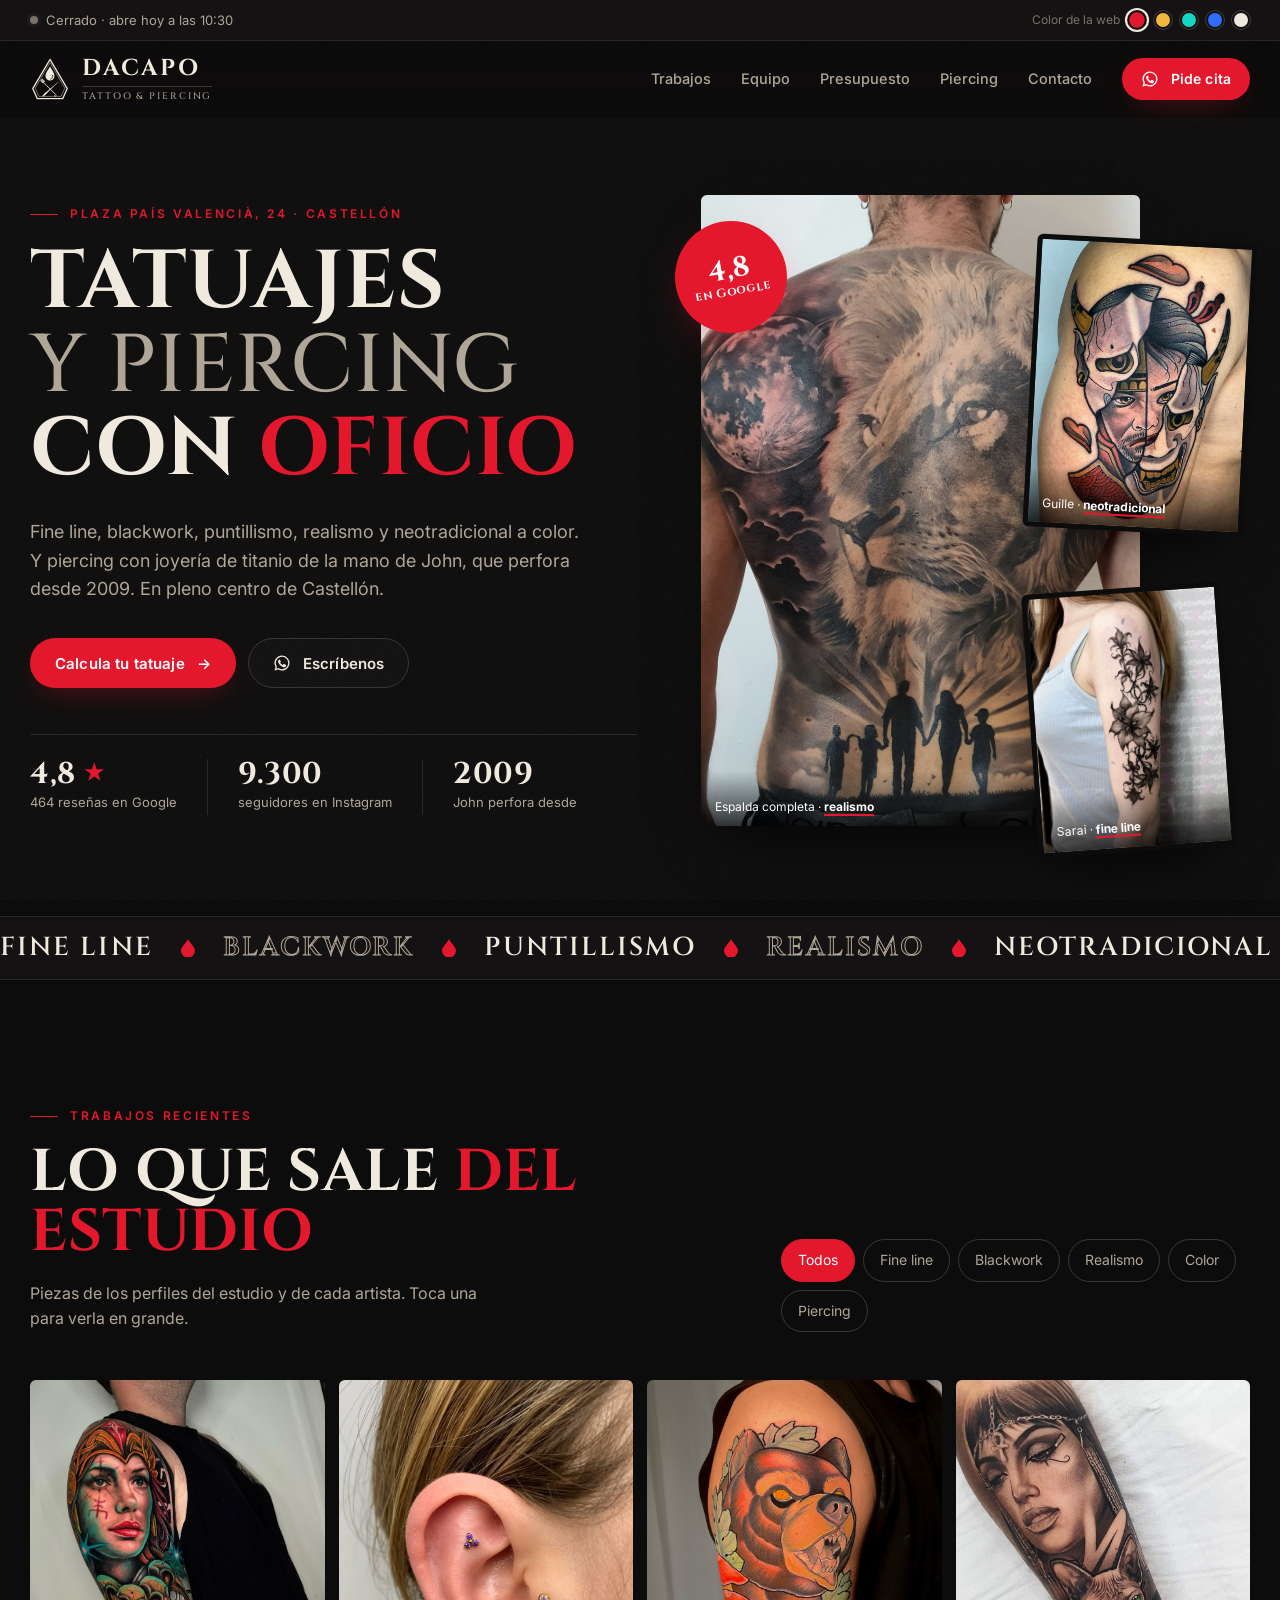
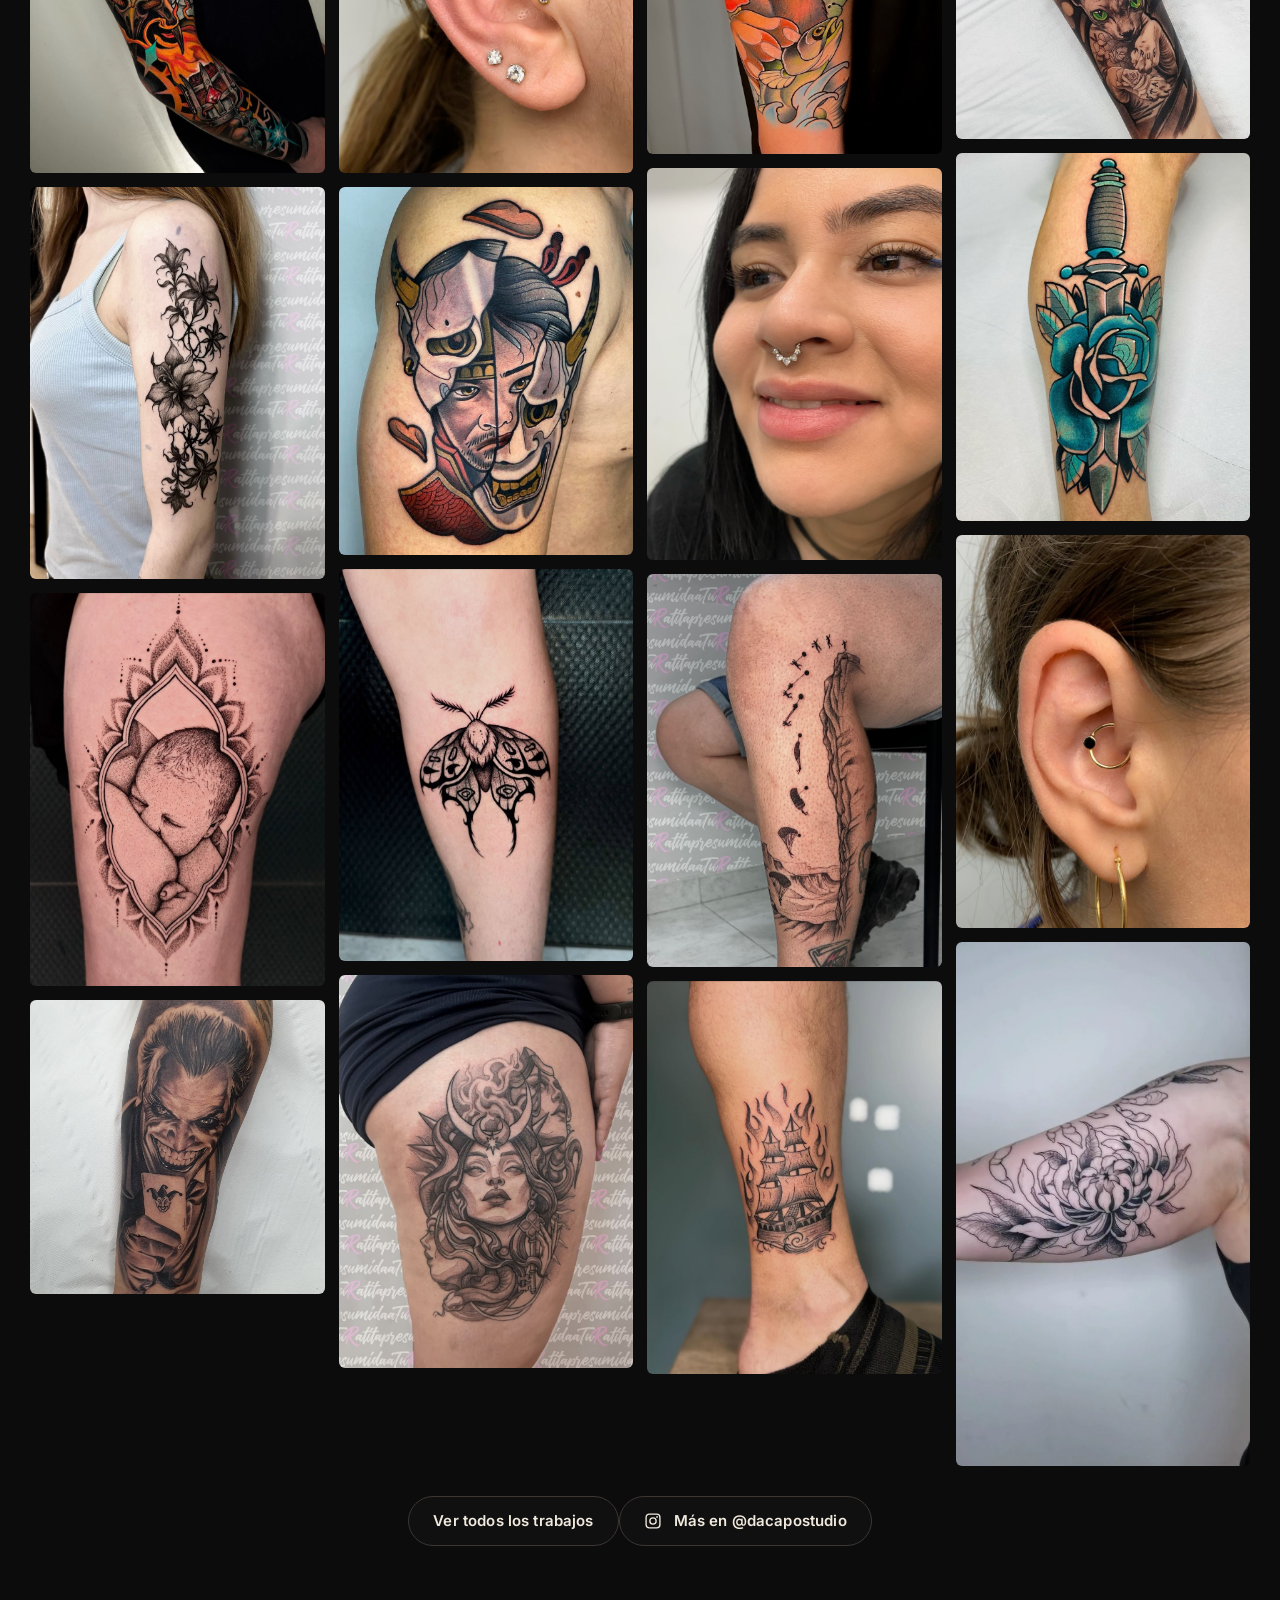
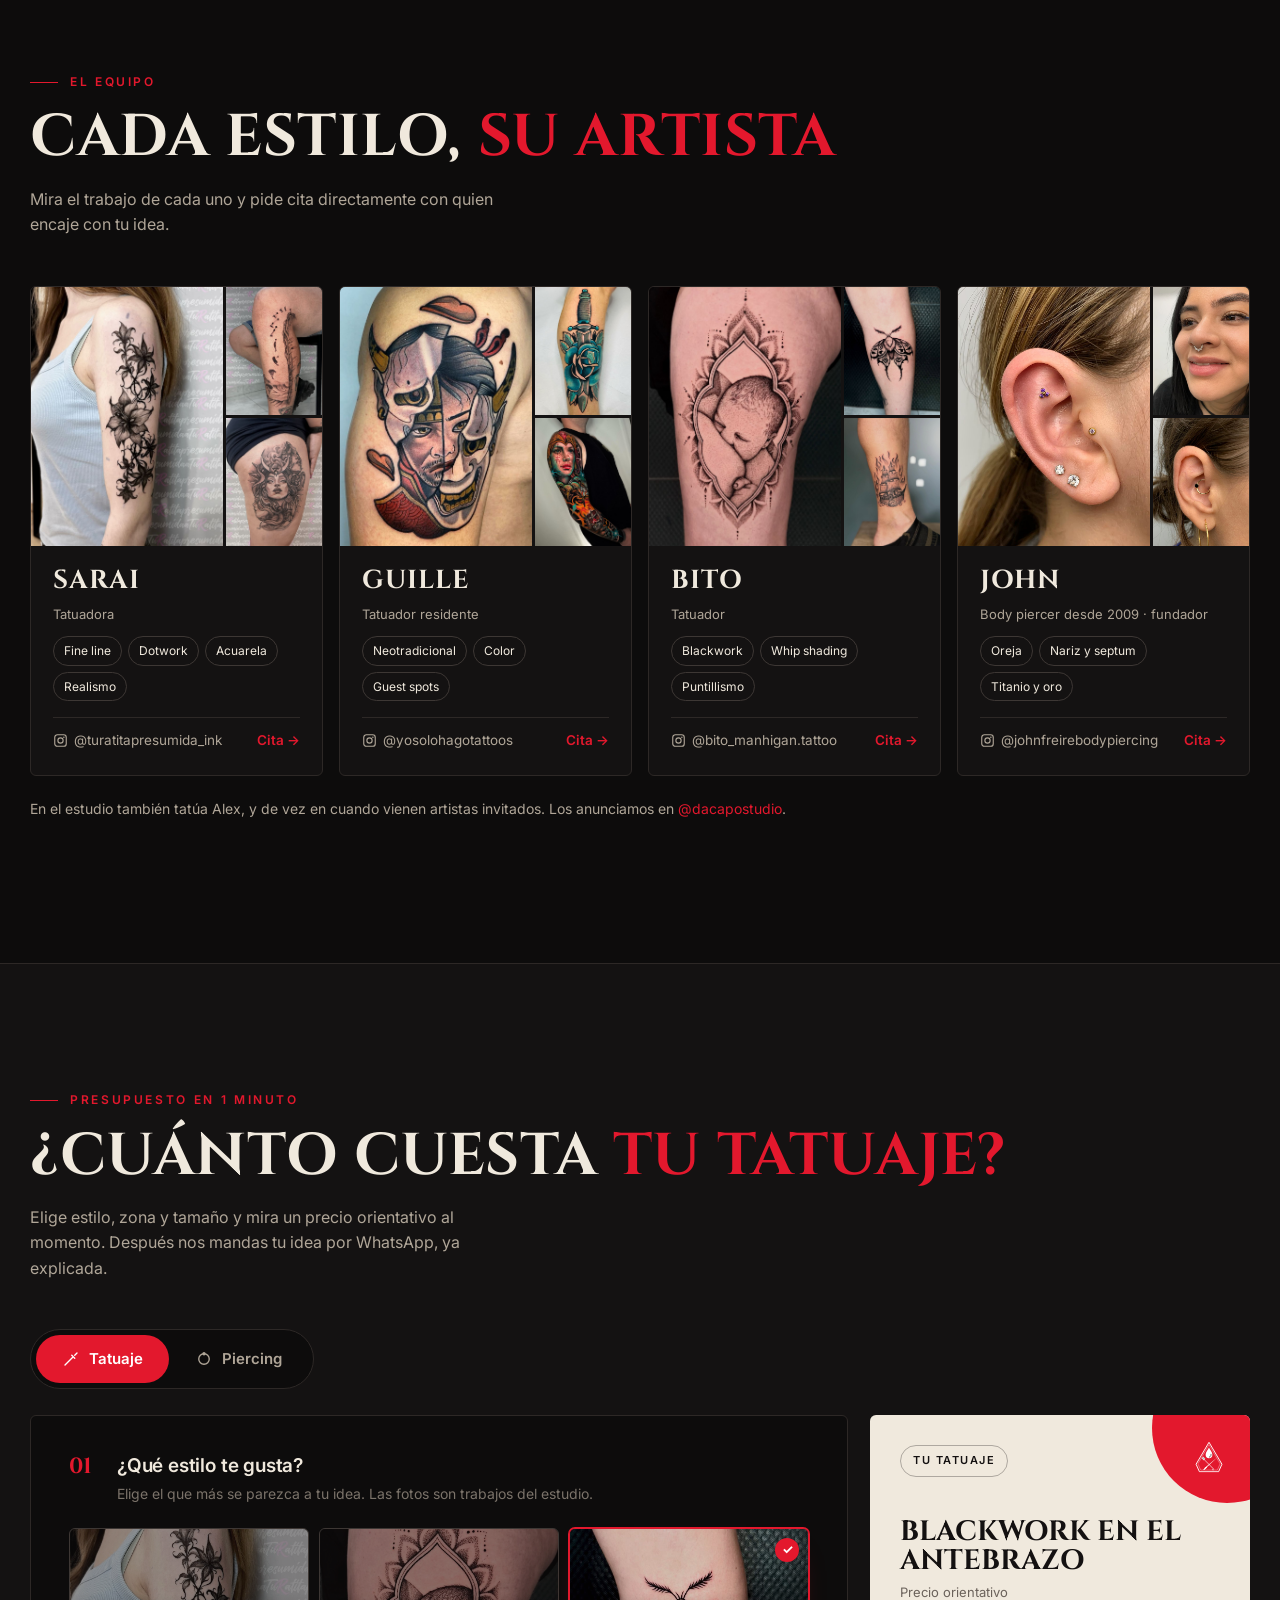
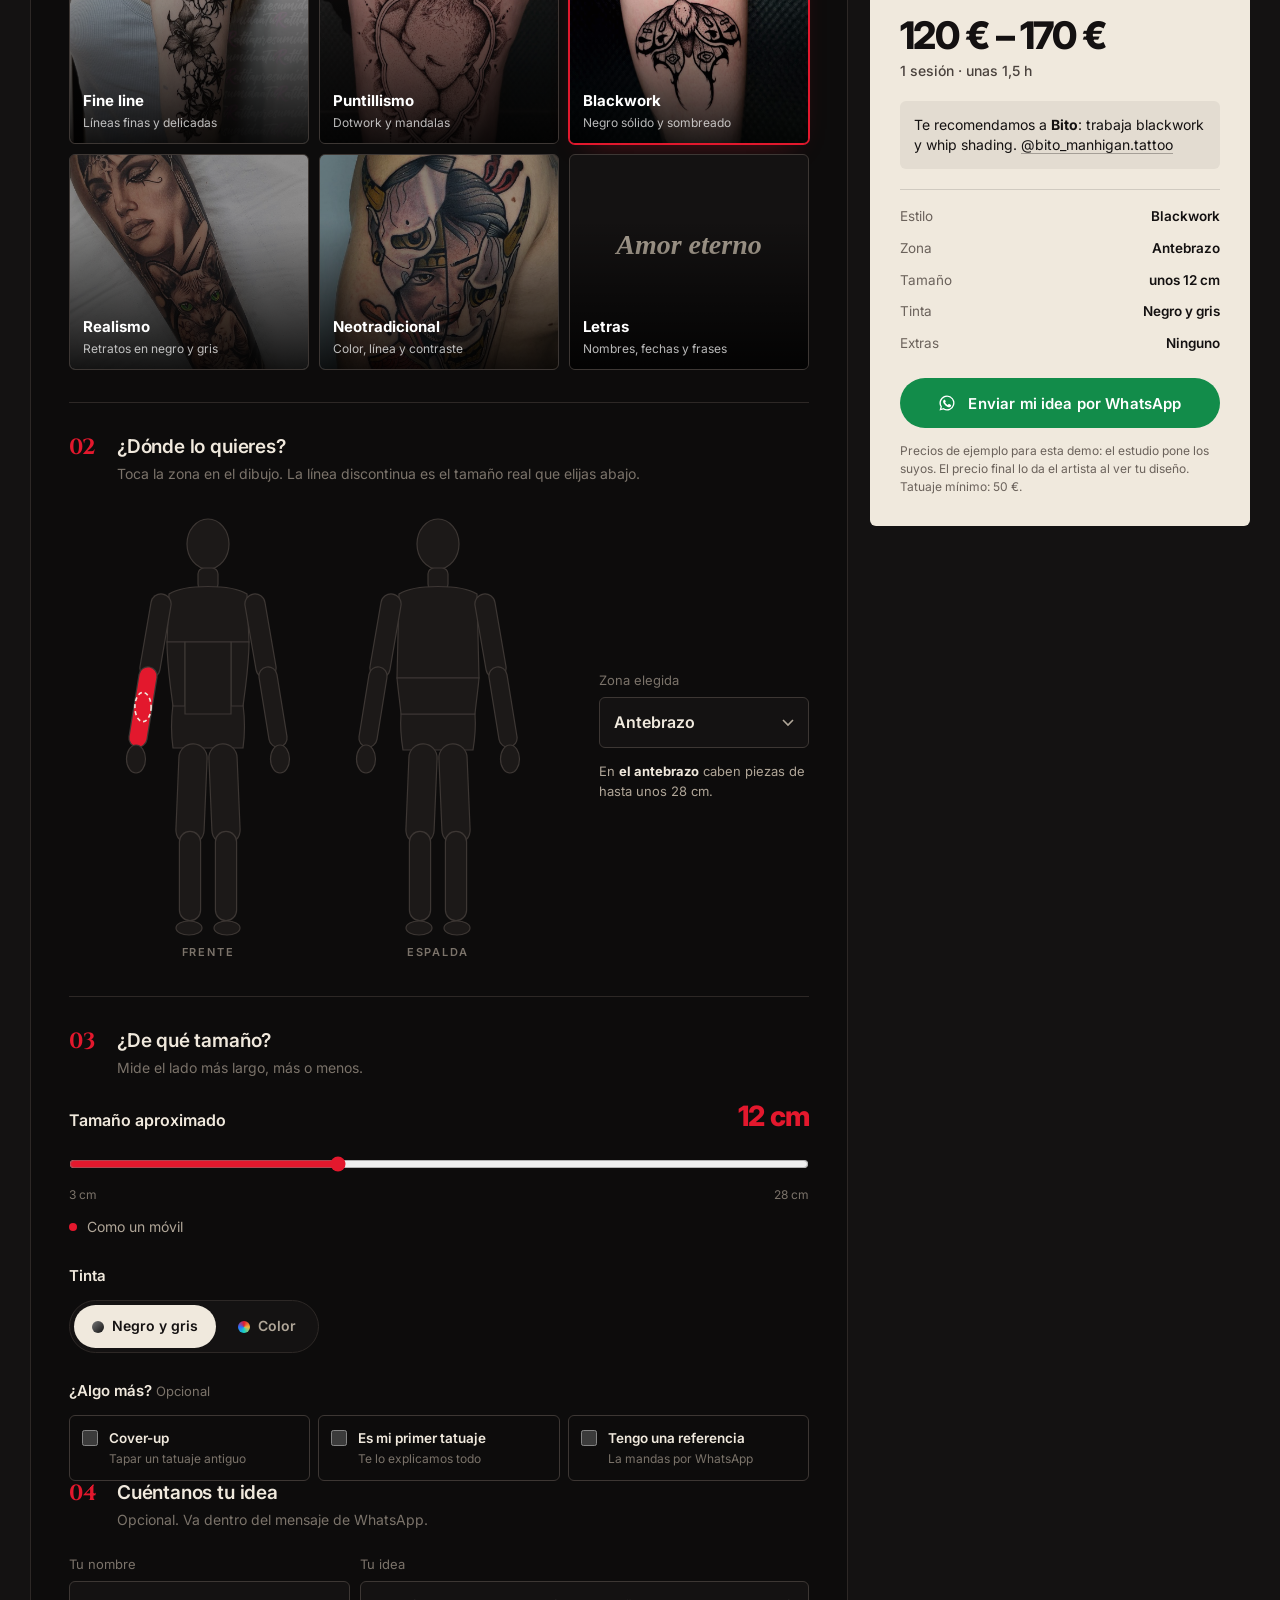
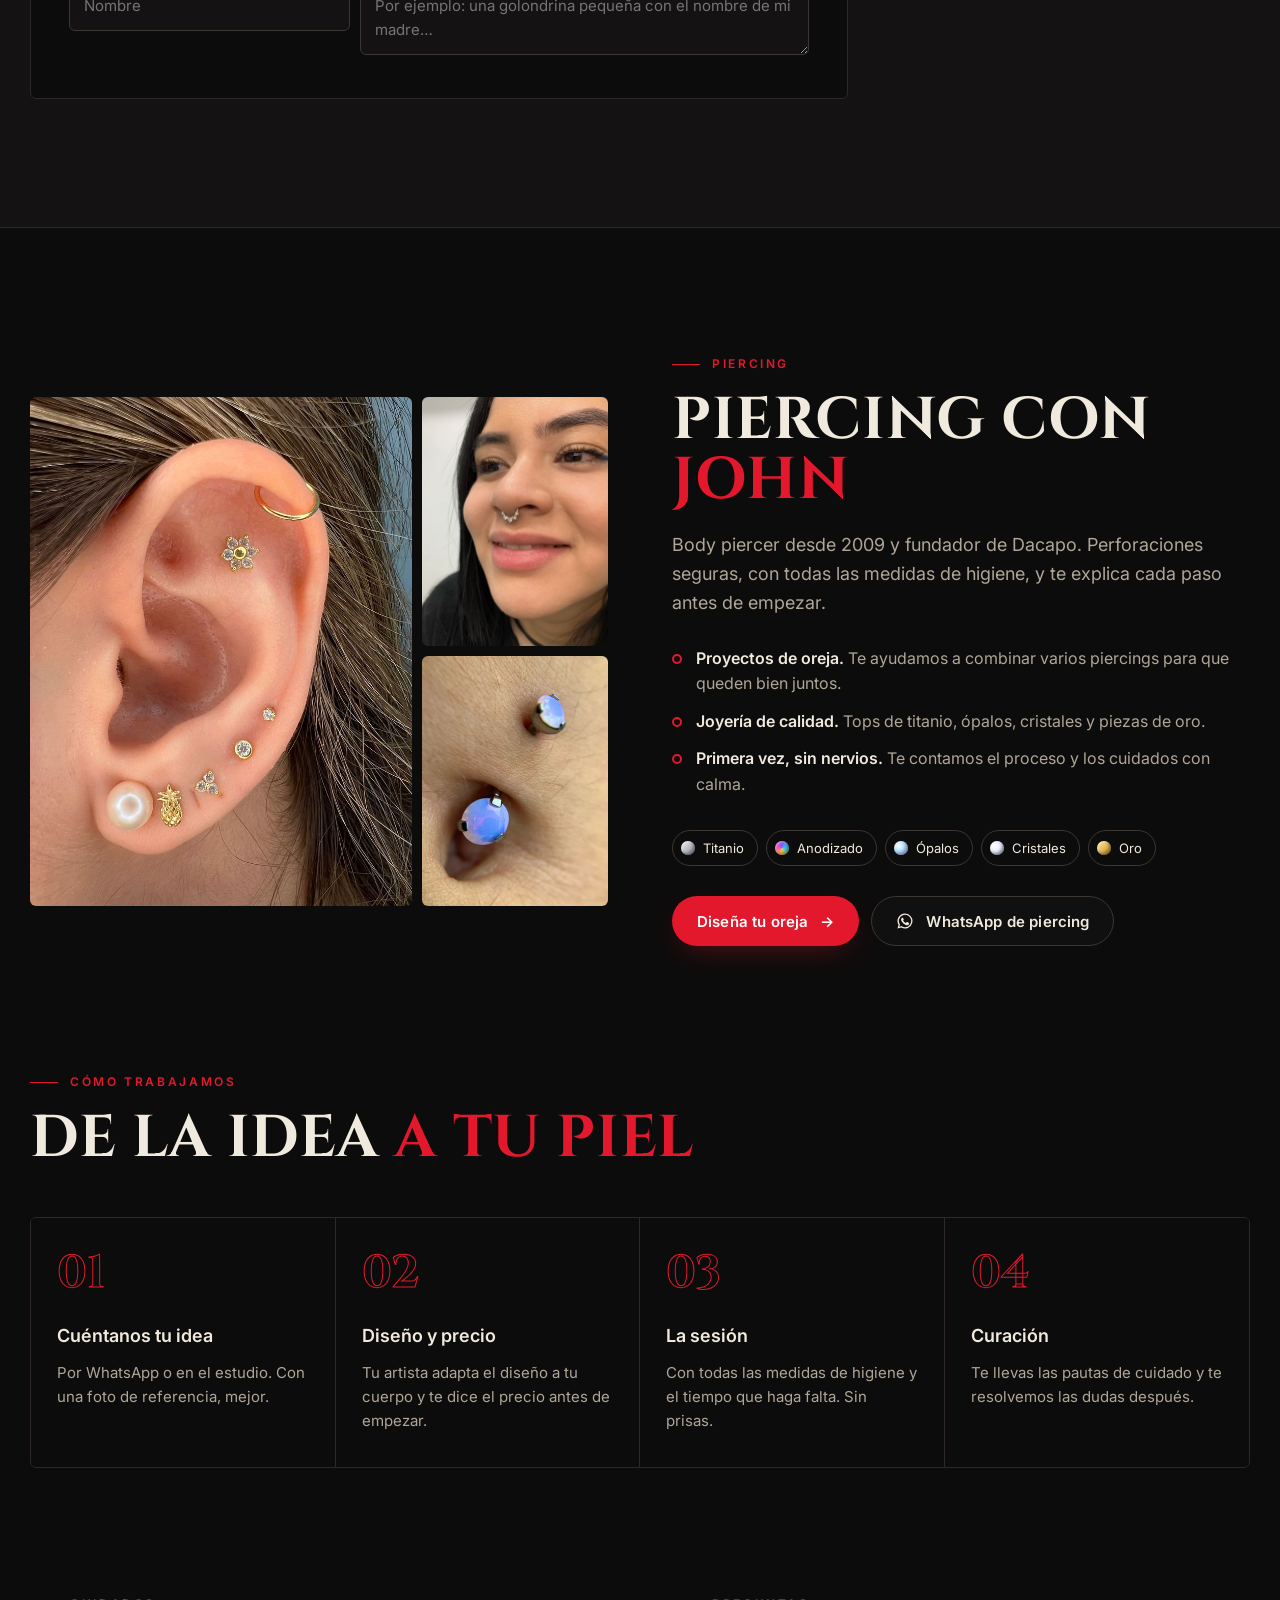
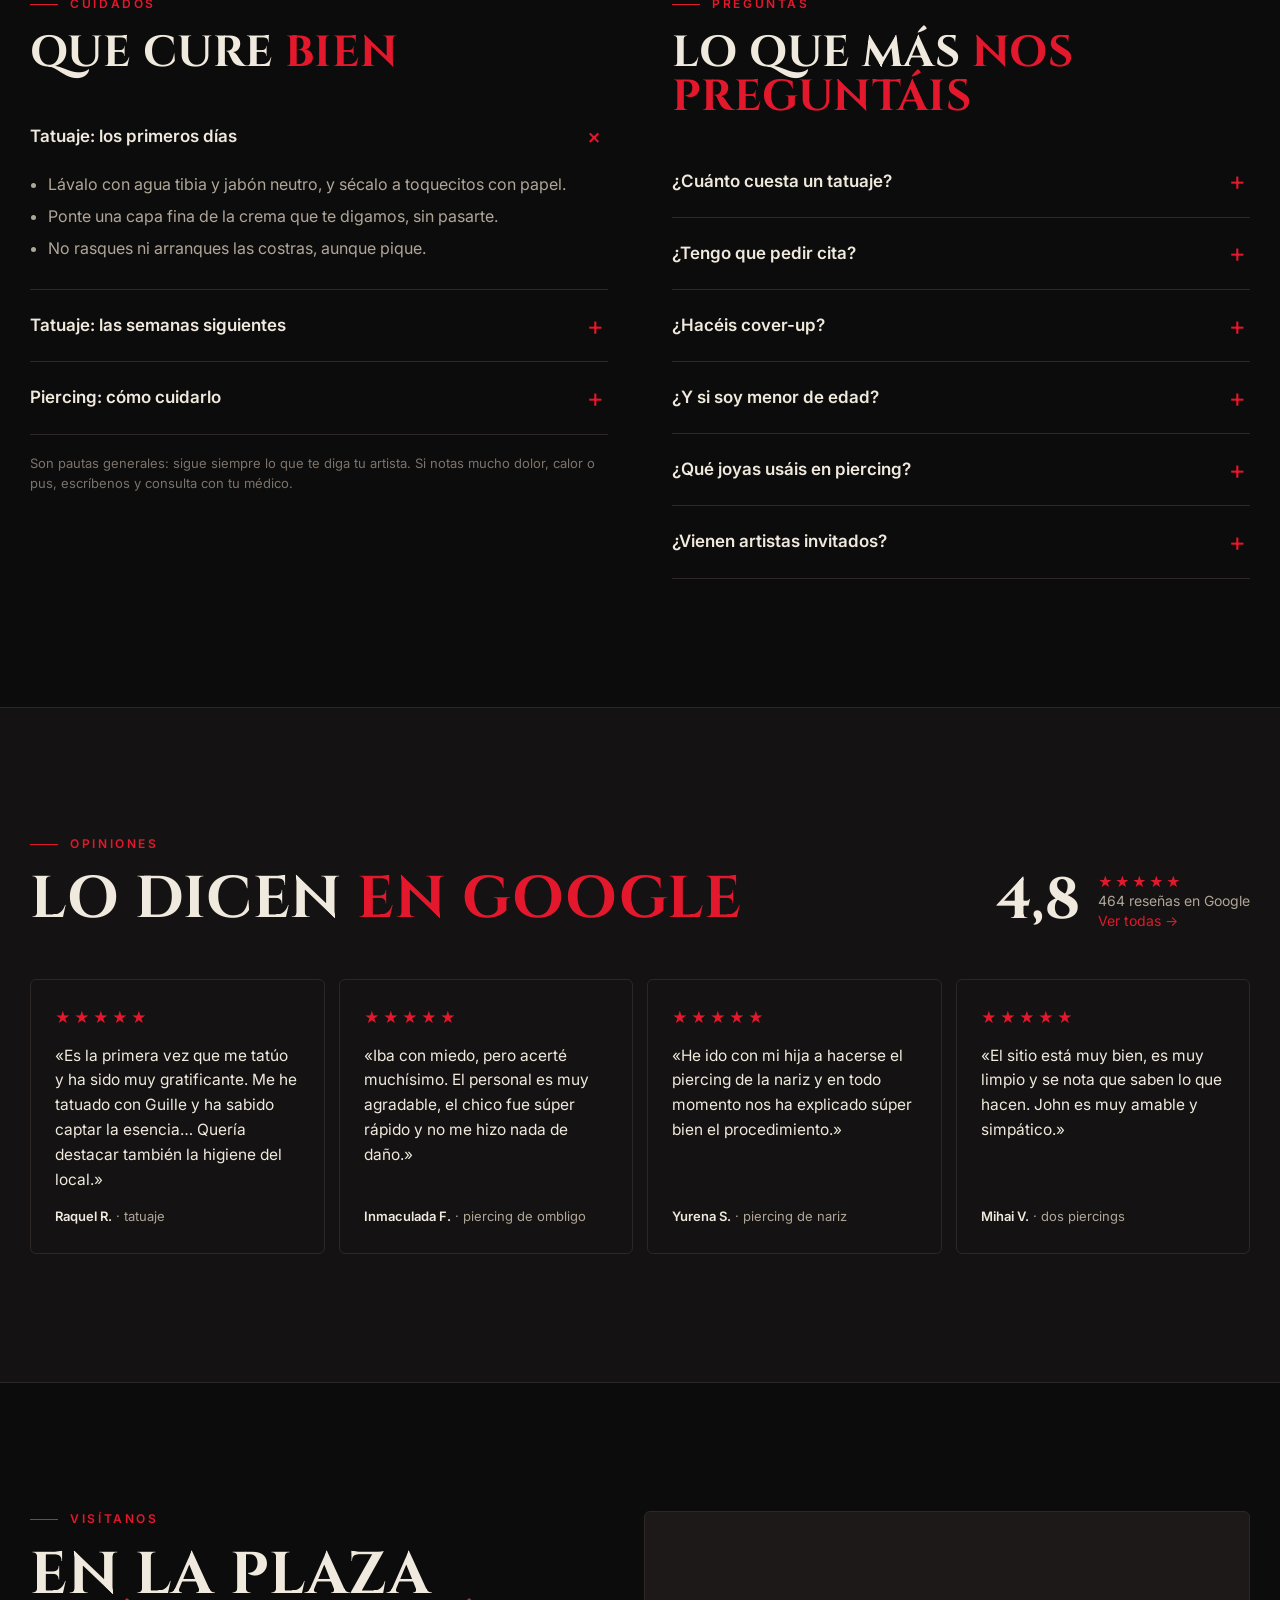
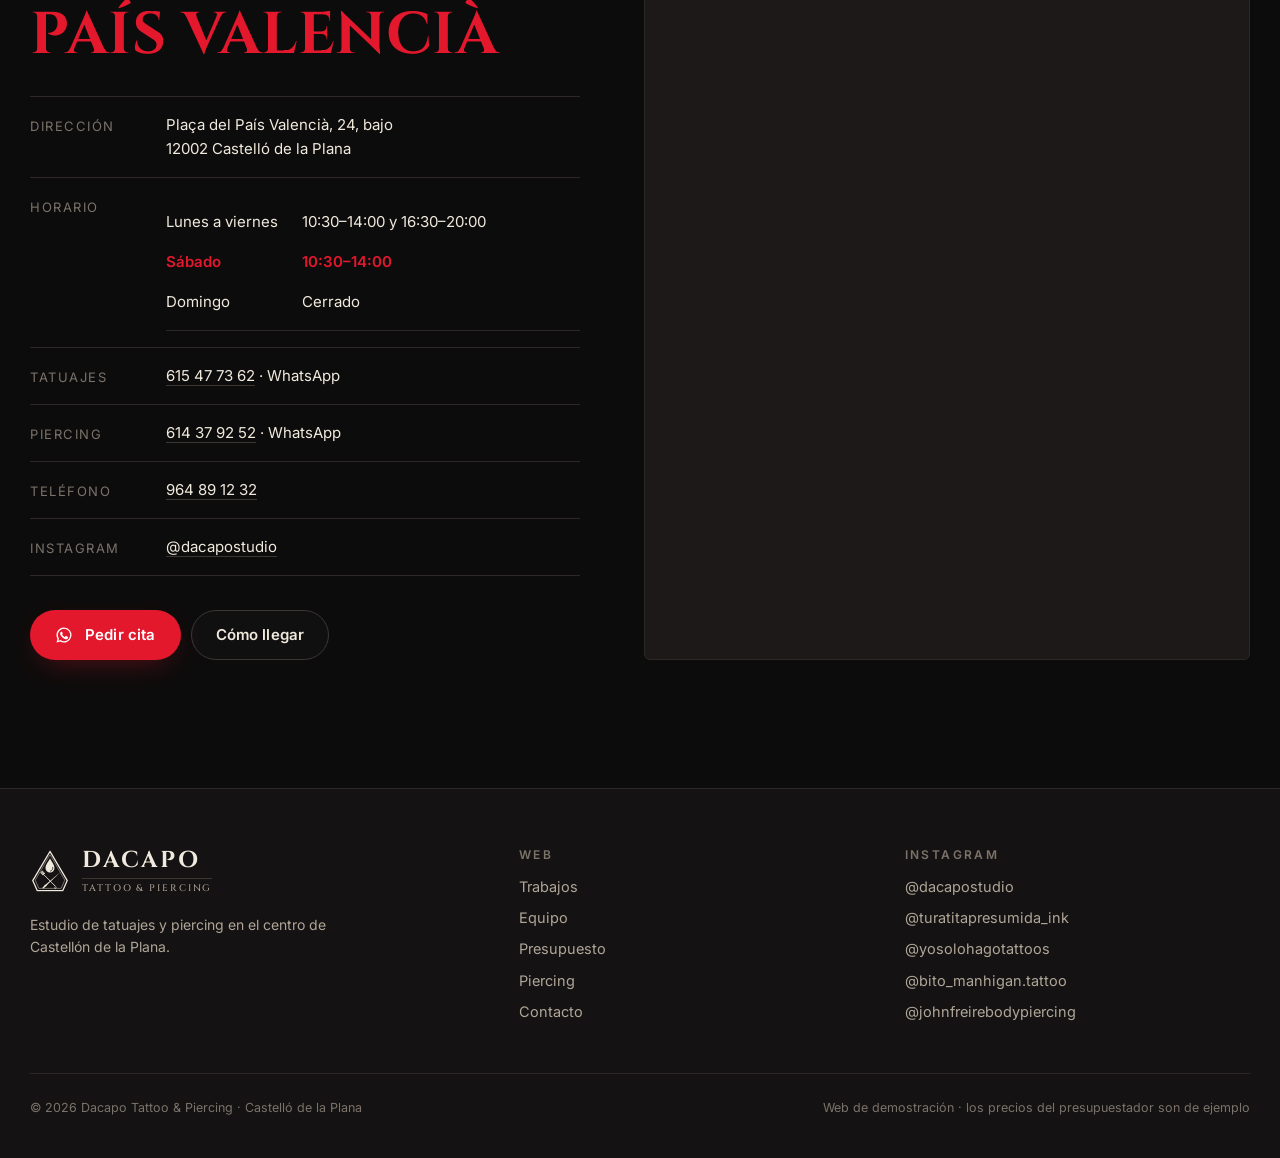
<file: index.html>
<!doctype html>
<html lang="es" data-tema="rojo">
<head>
<meta charset="utf-8">
<meta name="viewport" content="width=device-width, initial-scale=1">
<title>Dacapo Tattoo &amp; Piercing · Tatuajes y piercing en Castellón</title>
<meta name="description" content="Estudio de tatuajes y piercing en la Plaza País Valencià de Castellón. Fine line, blackwork, puntillismo, realismo y neotradicional. Piercing con joyería de titanio. Calcula tu tatuaje y pide cita por WhatsApp.">
<meta name="robots" content="noindex, nofollow">
<meta name="theme-color" content="#0d0c0c">
<meta property="og:title" content="Dacapo Tattoo & Piercing · Castellón">
<meta property="og:description" content="Tatuajes y piercing en pleno centro de Castellón. Calcula tu tatuaje en 1 minuto.">
<meta property="og:image" content="assets/img/hero-leon.jpg">
<link rel="icon" href="assets/img/favicon.svg" type="image/svg+xml">
<link rel="preconnect" href="https://fonts.googleapis.com">
<link rel="preconnect" href="https://fonts.gstatic.com" crossorigin>
<link href="https://fonts.googleapis.com/css2?family=Cinzel:wght@500;600;700;800&family=Inter:wght@400;500;600;700;800&display=swap" rel="stylesheet">
<link rel="stylesheet" href="assets/css/style.css?v=1">
<script>try{var t=localStorage.getItem('dacapo-tema');if(t)document.documentElement.dataset.tema=t;}catch(e){}</script>
</head>
<body class="con-barra">

<!-- emblema de Dacapo, redibujado a partir de su logo -->
<svg width="0" height="0" style="position:absolute" aria-hidden="true">
  <symbol id="emblema" viewBox="0 0 320 330">
    <path d="M160 8 L298 242 L262 322 L58 322 L22 242 Z" fill="none" stroke="currentColor" stroke-width="10" stroke-linejoin="miter"/>
    <path d="M160 34 L278 238 L249 304 L71 304 L42 238 Z" fill="none" stroke="currentColor" stroke-width="3.5" stroke-linejoin="miter"/>
    <path d="M160 64 C 150 86 124 114 124 141 A 36 36 0 0 0 196 141 C 196 114 170 86 160 64 Z" fill="currentColor"/>
    <path d="M182 136 C 184 151 177 162 164 166" fill="none" stroke="var(--bg, #0d0c0c)" stroke-width="6" stroke-linecap="round"/>
    <path d="M247 171 L 117 294 L 109 286 Z" fill="currentColor"/>
    <path d="M132 275 L 106 299" stroke="currentColor" stroke-width="11" stroke-linecap="round"/>
    <g transform="rotate(-45 104 184)">
      <rect x="92" y="164" width="24" height="32" rx="2" fill="currentColor"/>
      <path d="M98 166 V 182 M104 166 V 182 M110 166 V 182 M92 184 H 116" stroke="var(--bg, #0d0c0c)" stroke-width="2.4"/>
    </g>
    <path d="M114 198 L 200 284" stroke="currentColor" stroke-width="7" stroke-linecap="round"/>
    <path d="M200 284 C 211 294 213 303 204 305 C 197 306 194 299 199 295" fill="none" stroke="currentColor" stroke-width="5" stroke-linecap="round"/>
  </symbol>
  <symbol id="i-wa" viewBox="0 0 24 24"><path fill="currentColor" d="M12 2a10 10 0 0 0-8.6 15.1L2 22l5-1.3A10 10 0 1 0 12 2Zm0 18.2a8.2 8.2 0 0 1-4.2-1.2l-.3-.2-3 .8.8-2.9-.2-.3A8.2 8.2 0 1 1 12 20.2Zm4.5-6.1c-.2-.1-1.5-.7-1.7-.8-.2-.1-.4-.1-.6.1l-.8 1c-.1.2-.3.2-.5.1a6.7 6.7 0 0 1-3.3-2.9c-.3-.4.3-.4.7-1.3.1-.2 0-.3 0-.4l-.8-1.8c-.2-.5-.4-.4-.6-.4h-.5a1 1 0 0 0-.7.3 3 3 0 0 0-.9 2.2 5.2 5.2 0 0 0 1.1 2.7 11.8 11.8 0 0 0 4.5 4c1.7.7 2.3.8 3.2.6.5-.1 1.5-.6 1.7-1.2.2-.6.2-1.1.2-1.2-.1-.1-.3-.2-.5-.3Z"/></symbol>
  <symbol id="i-ig" viewBox="0 0 24 24"><path fill="none" stroke="currentColor" stroke-width="1.8" d="M7 2.8h10A4.2 4.2 0 0 1 21.2 7v10a4.2 4.2 0 0 1-4.2 4.2H7A4.2 4.2 0 0 1 2.8 17V7A4.2 4.2 0 0 1 7 2.8Z"/><circle cx="12" cy="12" r="4.2" fill="none" stroke="currentColor" stroke-width="1.8"/><circle cx="17.4" cy="6.6" r="1.2" fill="currentColor"/></symbol>
  <symbol id="i-gota" viewBox="0 0 14 18"><path fill="currentColor" d="M7 0C6 3 0 8 0 11.5a7 7 0 0 0 14 0C14 8 8 3 7 0Z"/></symbol>
</svg>

<div class="topbar">
  <div class="wrap">
    <span class="estado" id="estado"><i></i><span>L–V 10:30–14:00 y 16:30–20:00 · S 10:30–14:00</span></span>
    <div class="temas" role="group" aria-label="Color de acento de la web">
      <span>Color de la web</span>
      <button type="button" data-tema="rojo" style="--c:#e3182d" aria-label="Rojo tinta"></button>
      <button type="button" data-tema="oro" style="--c:#f0b73e" aria-label="Oro"></button>
      <button type="button" data-tema="turquesa" style="--c:#14d6c3" aria-label="Turquesa"></button>
      <button type="button" data-tema="azul" style="--c:#2f6dff" aria-label="Azul eléctrico"></button>
      <button type="button" data-tema="hueso" style="--c:#f0e9dd" aria-label="Blanco y negro, como el logo"></button>
    </div>
  </div>
</div>

<header class="header" id="header">
  <div class="wrap">
    <a href="#inicio" class="logo" aria-label="Dacapo Tattoo & Piercing, inicio">
      <svg viewBox="0 0 320 330" aria-hidden="true"><use href="#emblema"/></svg>
      <span class="logo-txt"><b>DACAPO</b><small>TATTOO &amp; PIERCING</small></span>
    </a>
    <nav class="nav" id="nav" aria-label="Principal">
      <a href="#trabajos">Trabajos</a>
      <a href="#equipo">Equipo</a>
      <a href="#presupuesto">Presupuesto</a>
      <a href="#piercing">Piercing</a>
      <a href="#contacto">Contacto</a>
      <a class="btn btn-acc btn-sm" href="https://wa.me/34615477362?text=Hola%2C%20Dacapo.%20Quiero%20pedir%20cita." target="_blank" rel="noopener"><svg aria-hidden="true"><use href="#i-wa"/></svg>Pide cita</a>
    </nav>
    <button class="menu-btn" id="menu-btn" type="button" aria-label="Abrir menú" aria-expanded="false" aria-controls="nav"><span></span></button>
  </div>
</header>

<main id="inicio">

  <section class="hero">
    <div class="wrap">
      <div>
        <p class="eyebrow">Plaza País Valencià, 24 · Castellón</p>
        <h1 class="h-display"><span class="linea">Tatuajes</span><span class="linea fino">y piercing</span><span class="linea">con <em>oficio</em></span></h1>
        <p class="lead">Fine line, blackwork, puntillismo, realismo y neotradicional a color. Y piercing con joyería de titanio de la mano de John, que perfora desde 2009. En pleno centro de Castellón.</p>
        <div class="hero-cta">
          <a class="btn btn-acc" href="#presupuesto">Calcula tu tatuaje <span aria-hidden="true">→</span></a>
          <a class="btn btn-ghost" href="https://wa.me/34615477362?text=Hola%2C%20Dacapo.%20Quiero%20pedir%20informaci%C3%B3n." target="_blank" rel="noopener"><svg aria-hidden="true"><use href="#i-wa"/></svg>Escríbenos</a>
        </div>
        <div class="stats">
          <div><b>4,8 <span class="estrella">★</span></b><span>464 reseñas en Google</span></div>
          <div><b>9.300</b><span>seguidores en Instagram</span></div>
          <div><b>2009</b><span>John perfora desde</span></div>
        </div>
      </div>
      <div class="collage" data-reveal>
        <div class="sello"><span><b>4,8</b>en Google</span></div>
        <figure class="c1"><img src="assets/img/hero-leon.jpg" width="1120" height="1400" alt="Espalda completa tatuada con un león, la luna y una familia en silueta, en realismo negro y gris" fetchpriority="high"><figcaption>Espalda completa · <b>realismo</b></figcaption></figure>
        <figure class="c2"><img src="assets/img/guille-hannya.jpg" width="880" height="1100" alt="Tatuaje neotradicional a color de una máscara hannya y un rostro, de Guille"><figcaption>Guille · <b>neotradicional</b></figcaption></figure>
        <figure class="c3"><img src="assets/img/sarai-flores.jpg" width="825" height="1100" alt="Tatuaje fine line de flores en el brazo, de Sarai"><figcaption>Sarai · <b>fine line</b></figcaption></figure>
      </div>
    </div>
  </section>

  <div class="cinta" aria-hidden="true">
    <div class="cinta-track">
      <span>Fine line <svg><use href="#i-gota"/></svg></span><span>Blackwork <svg><use href="#i-gota"/></svg></span><span>Puntillismo <svg><use href="#i-gota"/></svg></span><span>Realismo <svg><use href="#i-gota"/></svg></span><span>Neotradicional <svg><use href="#i-gota"/></svg></span><span>Cover-up <svg><use href="#i-gota"/></svg></span><span>Piercing <svg><use href="#i-gota"/></svg></span><span>Titanio y oro <svg><use href="#i-gota"/></svg></span>
      <span>Fine line <svg><use href="#i-gota"/></svg></span><span>Blackwork <svg><use href="#i-gota"/></svg></span><span>Puntillismo <svg><use href="#i-gota"/></svg></span><span>Realismo <svg><use href="#i-gota"/></svg></span><span>Neotradicional <svg><use href="#i-gota"/></svg></span><span>Cover-up <svg><use href="#i-gota"/></svg></span><span>Piercing <svg><use href="#i-gota"/></svg></span><span>Titanio y oro <svg><use href="#i-gota"/></svg></span>
    </div>
  </div>

  <!-- TRABAJOS -->
  <section class="section" id="trabajos">
    <div class="wrap">
      <div class="section-head">
        <div>
          <p class="eyebrow">Trabajos recientes</p>
          <h2 class="h2">Lo que sale <em>del estudio</em></h2>
          <p>Piezas de los perfiles del estudio y de cada artista. Toca una para verla en grande.</p>
        </div>
        <div class="filtros" role="group" aria-label="Filtrar trabajos">
          <button class="chip" type="button" data-filtro="todos" aria-pressed="true">Todos</button>
          <button class="chip" type="button" data-filtro="fineline" aria-pressed="false">Fine line</button>
          <button class="chip" type="button" data-filtro="blackwork" aria-pressed="false">Blackwork</button>
          <button class="chip" type="button" data-filtro="realismo" aria-pressed="false">Realismo</button>
          <button class="chip" type="button" data-filtro="color" aria-pressed="false">Color</button>
          <button class="chip" type="button" data-filtro="piercing" aria-pressed="false">Piercing</button>
        </div>
      </div>
      <div class="galeria" id="galeria">
        <figure data-cat="color" tabindex="0"><img src="assets/img/guille-manga.jpg" width="825" height="1100" loading="lazy" alt="Manga a color con un rostro de mujer y motivos neotradicionales"><figcaption><b>Guille</b><span>Color</span></figcaption></figure>
        <figure data-cat="fineline" tabindex="0"><img src="assets/img/sarai-flores.jpg" width="825" height="1100" loading="lazy" alt="Flores en fine line a lo largo del brazo"><figcaption><b>Sarai</b><span>Fine line</span></figcaption></figure>
        <figure data-cat="blackwork" tabindex="0"><img src="assets/img/bito-mandala.jpg" width="825" height="1100" loading="lazy" alt="Bebé dormido dentro de un marco de puntillismo con mandala"><figcaption><b>Bito</b><span>Puntillismo</span></figcaption></figure>
        <figure data-cat="realismo" tabindex="0"><img src="assets/img/estudio-joker.jpg" width="1100" height="1100" loading="lazy" alt="Joker en realismo negro y gris en el antebrazo"><figcaption><b>Dacapo</b><span>Realismo</span></figcaption></figure>
        <figure data-cat="piercing" tabindex="0"><img src="assets/img/john-oreja-1.jpg" width="750" height="1000" loading="lazy" alt="Oreja con varios piercings: lóbulos, hélix y uno de color morado"><figcaption><b>John</b><span>Piercing</span></figcaption></figure>
        <figure data-cat="color" tabindex="0"><img src="assets/img/guille-hannya.jpg" width="880" height="1100" loading="lazy" alt="Máscara hannya partida con un rostro, a color"><figcaption><b>Guille</b><span>Neotradicional</span></figcaption></figure>
        <figure data-cat="blackwork" tabindex="0"><img src="assets/img/bito-polilla.jpg" width="825" height="1100" loading="lazy" alt="Polilla en blackwork en la pierna"><figcaption><b>Bito</b><span>Blackwork</span></figcaption></figure>
        <figure data-cat="realismo" tabindex="0"><img src="assets/img/sarai-realismo.jpg" width="825" height="1100" loading="lazy" alt="Rostro de mujer con luna en realismo negro y gris en el muslo"><figcaption><b>Sarai</b><span>Realismo</span></figcaption></figure>
        <figure data-cat="color" tabindex="0"><img src="assets/img/estudio-oso.jpg" width="867" height="1100" loading="lazy" alt="Oso rugiendo a color con hojas, estilo neotradicional"><figcaption><b>Dacapo</b><span>Color</span></figcaption></figure>
        <figure data-cat="piercing" tabindex="0"><img src="assets/img/john-septum.jpg" width="750" height="1000" loading="lazy" alt="Piercing en el septum con una joya de cristales"><figcaption><b>John</b><span>Septum</span></figcaption></figure>
        <figure data-cat="fineline" tabindex="0"><img src="assets/img/sarai-constelacion.jpg" width="825" height="1100" loading="lazy" alt="Constelación y pluma en línea fina en la pierna"><figcaption><b>Sarai</b><span>Fine line</span></figcaption></figure>
        <figure data-cat="blackwork" tabindex="0"><img src="assets/img/bito-barco.jpg" width="825" height="1100" loading="lazy" alt="Barco velero entre llamas en blackwork"><figcaption><b>Bito</b><span>Blackwork</span></figcaption></figure>
        <figure data-cat="realismo" tabindex="0"><img src="assets/img/estudio-gato.jpg" width="902" height="1100" loading="lazy" alt="Mujer con tocado y gato esfinge en realismo"><figcaption><b>Dacapo</b><span>Realismo</span></figcaption></figure>
        <figure data-cat="color" tabindex="0"><img src="assets/img/guille-daga.jpg" width="880" height="1100" loading="lazy" alt="Daga atravesando una rosa turquesa, a color"><figcaption><b>Guille</b><span>Color</span></figcaption></figure>
        <figure data-cat="piercing" tabindex="0"><img src="assets/img/john-daith.jpg" width="750" height="1000" loading="lazy" alt="Piercing daith con aro en la oreja"><figcaption><b>John</b><span>Daith</span></figcaption></figure>
        <figure data-cat="fineline" tabindex="0"><img src="assets/img/estudio-crisantemo.jpg" width="506" height="900" loading="lazy" alt="Crisantemo en línea fina en el brazo"><figcaption><b>Dacapo</b><span>Fine line</span></figcaption></figure>
        <figure data-cat="blackwork" tabindex="0" data-extra hidden><img src="assets/img/bito-ballena.jpg" width="825" height="1100" loading="lazy" alt="Ballena con texto en puntillismo"><figcaption><b>Bito</b><span>Puntillismo</span></figcaption></figure>
        <figure data-cat="color" tabindex="0" data-extra hidden><img src="assets/img/estudio-corazon.jpg" width="992" height="1100" loading="lazy" alt="Corazón anatómico con tentáculos a color en el hombro"><figcaption><b>Dacapo</b><span>Color</span></figcaption></figure>
        <figure data-cat="fineline" tabindex="0" data-extra hidden><img src="assets/img/sarai-boceto.jpg" width="825" height="1100" loading="lazy" alt="Moto, señales y casas en estilo boceto a línea fina"><figcaption><b>Sarai</b><span>Fine line</span></figcaption></figure>
        <figure data-cat="realismo" tabindex="0" data-extra hidden><img src="assets/img/estudio-estatua.jpg" width="1089" height="1100" loading="lazy" alt="Busto clásico en realismo con ornamentos"><figcaption><b>Dacapo</b><span>Realismo</span></figcaption></figure>
        <figure data-cat="color" tabindex="0" data-extra hidden><img src="assets/img/guille-garra.jpg" width="1047" height="1100" loading="lazy" alt="Garra de ave sujetando una cinta roja, a color"><figcaption><b>Guille</b><span>Color</span></figcaption></figure>
        <figure data-cat="piercing" tabindex="0" data-extra hidden><img src="assets/img/john-oreja-2.jpg" width="750" height="1000" loading="lazy" alt="Oreja con perla, flor de oro y aro en el hélix"><figcaption><b>John</b><span>Piercing</span></figcaption></figure>
        <figure data-cat="realismo" tabindex="0" data-extra hidden><img src="assets/img/bito-retrato.jpg" width="825" height="1100" loading="lazy" alt="Rostro en realismo negro y gris en el antebrazo"><figcaption><b>Bito</b><span>Realismo</span></figcaption></figure>
        <figure data-cat="realismo" tabindex="0" data-extra hidden><img src="assets/img/estudio-revolver.jpg" width="1100" height="1029" loading="lazy" alt="Revólver y figura con sombrero en realismo"><figcaption><b>Dacapo</b><span>Realismo</span></figcaption></figure>
        <figure data-cat="color" tabindex="0" data-extra hidden><img src="assets/img/estudio-anubis.jpg" width="563" height="750" loading="lazy" alt="Anubis y halcón egipcios a color en el muslo"><figcaption><b>Dacapo</b><span>Color</span></figcaption></figure>
        <figure data-cat="piercing" tabindex="0" data-extra hidden><img src="assets/img/john-ombligo.jpg" width="750" height="1000" loading="lazy" alt="Piercing de ombligo con dos ópalos"><figcaption><b>John</b><span>Ombligo</span></figcaption></figure>
        <figure data-cat="realismo" tabindex="0" data-extra hidden><img src="assets/img/hero-leon.jpg" width="1120" height="1400" loading="lazy" alt="Espalda completa con un león, la luna y una familia en silueta"><figcaption><b>Dacapo</b><span>Realismo</span></figcaption></figure>
      </div>
      <div class="galeria-pie">
        <button class="btn btn-ghost" type="button" id="ver-mas">Ver todos los trabajos</button>
        <a class="btn btn-ghost" id="ver-ig" href="https://www.instagram.com/dacapostudio/" target="_blank" rel="noopener" hidden><svg aria-hidden="true"><use href="#i-ig"/></svg>Más en @dacapostudio</a>
      </div>
    </div>
  </section>

  <!-- EQUIPO -->
  <section class="section" id="equipo" style="padding-top:0">
    <div class="wrap">
      <div class="section-head">
        <div>
          <p class="eyebrow">El equipo</p>
          <h2 class="h2">Cada estilo, <em>su artista</em></h2>
          <p>Mira el trabajo de cada uno y pide cita directamente con quien encaje con tu idea.</p>
        </div>
      </div>
      <div class="equipo">
        <article class="artista" data-reveal>
          <div class="artista-fotos"><img src="assets/img/sarai-flores.jpg" alt="" loading="lazy"><img src="assets/img/sarai-constelacion.jpg" alt="" loading="lazy"><img src="assets/img/sarai-realismo.jpg" alt="" loading="lazy"></div>
          <div class="artista-info">
            <h3>Sarai</h3><p class="rol">Tatuadora</p>
            <div class="tags"><span>Fine line</span><span>Dotwork</span><span>Acuarela</span><span>Realismo</span></div>
            <div class="artista-links"><a href="https://www.instagram.com/turatitapresumida_ink/" target="_blank" rel="noopener"><svg aria-hidden="true"><use href="#i-ig"/></svg>@turatitapresumida_ink</a><a class="cita" href="https://wa.me/34615477362?text=Hola%2C%20quiero%20pedir%20cita%20con%20Sarai." target="_blank" rel="noopener">Cita →</a></div>
          </div>
        </article>
        <article class="artista" data-reveal>
          <div class="artista-fotos"><img src="assets/img/guille-hannya.jpg" alt="" loading="lazy"><img src="assets/img/guille-daga.jpg" alt="" loading="lazy"><img src="assets/img/guille-manga.jpg" alt="" loading="lazy"></div>
          <div class="artista-info">
            <h3>Guille</h3><p class="rol">Tatuador residente</p>
            <div class="tags"><span>Neotradicional</span><span>Color</span><span>Guest spots</span></div>
            <div class="artista-links"><a href="https://www.instagram.com/yosolohagotattoos/" target="_blank" rel="noopener"><svg aria-hidden="true"><use href="#i-ig"/></svg>@yosolohagotattoos</a><a class="cita" href="https://wa.me/34615477362?text=Hola%2C%20quiero%20pedir%20cita%20con%20Guille." target="_blank" rel="noopener">Cita →</a></div>
          </div>
        </article>
        <article class="artista" data-reveal>
          <div class="artista-fotos"><img src="assets/img/bito-mandala.jpg" alt="" loading="lazy"><img src="assets/img/bito-polilla.jpg" alt="" loading="lazy"><img src="assets/img/bito-barco.jpg" alt="" loading="lazy"></div>
          <div class="artista-info">
            <h3>Bito</h3><p class="rol">Tatuador</p>
            <div class="tags"><span>Blackwork</span><span>Whip shading</span><span>Puntillismo</span></div>
            <div class="artista-links"><a href="https://www.instagram.com/bito_manhigan.tattoo/" target="_blank" rel="noopener"><svg aria-hidden="true"><use href="#i-ig"/></svg>@bito_manhigan.tattoo</a><a class="cita" href="https://wa.me/34615477362?text=Hola%2C%20quiero%20pedir%20cita%20con%20Bito." target="_blank" rel="noopener">Cita →</a></div>
          </div>
        </article>
        <article class="artista" data-reveal>
          <div class="artista-fotos"><img src="assets/img/john-oreja-1.jpg" alt="" loading="lazy"><img src="assets/img/john-septum.jpg" alt="" loading="lazy"><img src="assets/img/john-daith.jpg" alt="" loading="lazy"></div>
          <div class="artista-info">
            <h3>John</h3><p class="rol">Body piercer desde 2009 · fundador</p>
            <div class="tags"><span>Oreja</span><span>Nariz y septum</span><span>Titanio y oro</span></div>
            <div class="artista-links"><a href="https://www.instagram.com/johnfreirebodypiercing/" target="_blank" rel="noopener"><svg aria-hidden="true"><use href="#i-ig"/></svg>@johnfreirebodypiercing</a><a class="cita" href="https://wa.me/34614379252?text=Hola%2C%20John.%20Quiero%20pedir%20cita%20para%20un%20piercing." target="_blank" rel="noopener">Cita →</a></div>
          </div>
        </article>
      </div>
      <p class="equipo-nota">En el estudio también tatúa Alex, y de vez en cuando vienen artistas invitados. Los anunciamos en <a href="https://www.instagram.com/dacapostudio/" target="_blank" rel="noopener" style="color:var(--acc)">@dacapostudio</a>.</p>
    </div>
  </section>

  <!-- PRESUPUESTO -->
  <section class="section presu-sec" id="presupuesto">
    <div class="wrap">
      <div class="section-head">
        <div>
          <p class="eyebrow">Presupuesto en 1 minuto</p>
          <h2 class="h2">¿Cuánto cuesta <em>tu tatuaje?</em></h2>
          <p>Elige estilo, zona y tamaño y mira un precio orientativo al momento. Después nos mandas tu idea por WhatsApp, ya explicada.</p>
        </div>
      </div>
      <div data-presupuestador></div>
    </div>
  </section>

  <!-- PIERCING -->
  <section class="section piercing" id="piercing">
    <div class="wrap">
      <div class="p-fotos" data-reveal>
        <img src="assets/img/john-oreja-2.jpg" alt="Oreja con perla, flor de oro, tops y aro en el hélix" loading="lazy">
        <img src="assets/img/john-septum.jpg" alt="Septum con joya de cristales" loading="lazy">
        <img src="assets/img/john-ombligo.jpg" alt="Piercing de ombligo con ópalos" loading="lazy">
      </div>
      <div>
        <p class="eyebrow">Piercing</p>
        <h2 class="h2">Piercing con <em>John</em></h2>
        <p class="lead" style="margin-top:20px">Body piercer desde 2009 y fundador de Dacapo. Perforaciones seguras, con todas las medidas de higiene, y te explica cada paso antes de empezar.</p>
        <ul class="p-lista">
          <li><span><b>Proyectos de oreja.</b> Te ayudamos a combinar varios piercings para que queden bien juntos.</span></li>
          <li><span><b>Joyería de calidad.</b> Tops de titanio, ópalos, cristales y piezas de oro.</span></li>
          <li><span><b>Primera vez, sin nervios.</b> Te contamos el proceso y los cuidados con calma.</span></li>
        </ul>
        <div class="joyeria">
          <span><i style="--g:linear-gradient(135deg,#eef1f4,#8a9099)"></i>Titanio</span>
          <span><i style="--g:conic-gradient(#7b5cff,#2fd5ff,#ffcc3d,#ff4fa3,#7b5cff)"></i>Anodizado</span>
          <span><i style="--g:radial-gradient(circle at 35% 35%,#fff,#a9e0ff 45%,#d6b4ff)"></i>Ópalos</span>
          <span><i style="--g:radial-gradient(circle at 35% 35%,#fff,#e9e9ff 50%,#9aa)"></i>Cristales</span>
          <span><i style="--g:linear-gradient(135deg,#ffe7a0,#c9921b)"></i>Oro</span>
        </div>
        <div class="hero-cta">
          <a class="btn btn-acc" href="#presupuesto" data-abrir="piercing">Diseña tu oreja <span aria-hidden="true">→</span></a>
          <a class="btn btn-ghost" href="https://wa.me/34614379252?text=Hola%2C%20John.%20Quiero%20pedir%20cita%20para%20un%20piercing." target="_blank" rel="noopener"><svg aria-hidden="true"><use href="#i-wa"/></svg>WhatsApp de piercing</a>
        </div>
      </div>
    </div>
  </section>

  <!-- PROCESO -->
  <section class="section" style="padding-top:0">
    <div class="wrap">
      <div class="section-head">
        <div>
          <p class="eyebrow">Cómo trabajamos</p>
          <h2 class="h2">De la idea <em>a tu piel</em></h2>
        </div>
      </div>
      <ol class="pasos pasos-wrap">
        <li data-reveal><h3>Cuéntanos tu idea</h3><p>Por WhatsApp o en el estudio. Con una foto de referencia, mejor.</p></li>
        <li data-reveal><h3>Diseño y precio</h3><p>Tu artista adapta el diseño a tu cuerpo y te dice el precio antes de empezar.</p></li>
        <li data-reveal><h3>La sesión</h3><p>Con todas las medidas de higiene y el tiempo que haga falta. Sin prisas.</p></li>
        <li data-reveal><h3>Curación</h3><p>Te llevas las pautas de cuidado y te resolvemos las dudas después.</p></li>
      </ol>
    </div>
  </section>

  <!-- CUIDADOS Y PREGUNTAS -->
  <section class="section" style="padding-top:0">
    <div class="wrap dos-col">
      <div>
        <p class="eyebrow">Cuidados</p>
        <h2 class="h2" style="font-size:clamp(30px,3.4vw,44px)">Que cure <em>bien</em></h2>
        <div class="acordeon" style="margin-top:26px">
          <details open><summary>Tatuaje: los primeros días</summary><div class="resp"><ul><li>Lávalo con agua tibia y jabón neutro, y sécalo a toquecitos con papel.</li><li>Ponte una capa fina de la crema que te digamos, sin pasarte.</li><li>No rasques ni arranques las costras, aunque pique.</li></ul></div></details>
          <details><summary>Tatuaje: las semanas siguientes</summary><div class="resp"><ul><li>Nada de sol directo, piscina, mar ni sauna hasta que esté curado.</li><li>Cuando cure, protector solar alto para que el color y la línea duren.</li></ul></div></details>
          <details><summary>Piercing: cómo cuidarlo</summary><div class="resp"><ul><li>Límpialo con suero fisiológico dos veces al día.</li><li>No lo gires ni cambies la joya hasta que esté curado: el cartílago tarda meses.</li><li>Ojo con el pelo, los auriculares y dormir encima.</li></ul></div></details>
        </div>
        <p class="aviso-salud">Son pautas generales: sigue siempre lo que te diga tu artista. Si notas mucho dolor, calor o pus, escríbenos y consulta con tu médico.</p>
      </div>
      <div>
        <p class="eyebrow">Preguntas</p>
        <h2 class="h2" style="font-size:clamp(30px,3.4vw,44px)">Lo que más <em>nos preguntáis</em></h2>
        <div class="acordeon" style="margin-top:26px">
          <details><summary>¿Cuánto cuesta un tatuaje?</summary><div class="resp"><p>Depende del tamaño, la zona y el estilo. Usa el <a href="#presupuesto" style="color:var(--acc)">presupuestador</a> para hacerte una idea; el precio exacto te lo damos al ver el diseño.</p></div></details>
          <details><summary>¿Tengo que pedir cita?</summary><div class="resp"><p>Para tatuajes, sí. Para piercing, escríbenos y te decimos el primer hueco libre.</p></div></details>
          <details><summary>¿Hacéis cover-up?</summary><div class="resp"><p>Sí: tapamos o mejoramos tatuajes antiguos. Mándanos una foto del que tienes y lo valoramos.</p></div></details>
          <details><summary>¿Y si soy menor de edad?</summary><div class="resp"><p>Necesitas la autorización de tu madre, padre o tutor legal, y que venga contigo. Pregúntanos antes de venir.</p></div></details>
          <details><summary>¿Qué joyas usáis en piercing?</summary><div class="resp"><p>Para la primera perforación, titanio de grado implante. También ópalos, cristales y oro.</p></div></details>
          <details><summary>¿Vienen artistas invitados?</summary><div class="resp"><p>Sí, de vez en cuando. Lo anunciamos en Instagram con tiempo para que puedas reservar.</p></div></details>
        </div>
      </div>
    </div>
  </section>

  <!-- OPINIONES -->
  <section class="section presu-sec" id="opiniones">
    <div class="wrap">
      <div class="section-head">
        <div>
          <p class="eyebrow">Opiniones</p>
          <h2 class="h2">Lo dicen <em>en Google</em></h2>
        </div>
        <div class="nota-google"><b>4,8</b><span><i>★★★★★</i><br>464 reseñas en Google<br><a href="https://www.google.com/maps/place/Dacapo+Tattoo+%26+Piercing/@39.9809802,-0.0417898,17z/data=!4m6!3m5!1s0xd600081f91567b5:0x90540ce80eb6837a!8m2!3d39.9809802!4d-0.0417898!16s%2Fg%2F11c0rq1f8f" target="_blank" rel="noopener" style="color:var(--acc)">Ver todas →</a></span></div>
      </div>
      <div class="opiniones">
        <figure class="opinion" data-reveal><div class="estrellas" aria-label="5 estrellas">★★★★★</div><blockquote>«Es la primera vez que me tatúo y ha sido muy gratificante. Me he tatuado con Guille y ha sabido captar la esencia… Quería destacar también la higiene del local.»</blockquote><figcaption><b>Raquel R.</b> · tatuaje</figcaption></figure>
        <figure class="opinion" data-reveal><div class="estrellas" aria-label="5 estrellas">★★★★★</div><blockquote>«Iba con miedo, pero acerté muchísimo. El personal es muy agradable, el chico fue súper rápido y no me hizo nada de daño.»</blockquote><figcaption><b>Inmaculada F.</b> · piercing de ombligo</figcaption></figure>
        <figure class="opinion" data-reveal><div class="estrellas" aria-label="5 estrellas">★★★★★</div><blockquote>«He ido con mi hija a hacerse el piercing de la nariz y en todo momento nos ha explicado súper bien el procedimiento.»</blockquote><figcaption><b>Yurena S.</b> · piercing de nariz</figcaption></figure>
        <figure class="opinion" data-reveal><div class="estrellas" aria-label="5 estrellas">★★★★★</div><blockquote>«El sitio está muy bien, es muy limpio y se nota que saben lo que hacen. John es muy amable y simpático.»</blockquote><figcaption><b>Mihai V.</b> · dos piercings</figcaption></figure>
      </div>
    </div>
  </section>

  <!-- CONTACTO -->
  <section class="section contacto" id="contacto">
    <div class="wrap">
      <div>
        <p class="eyebrow">Visítanos</p>
        <h2 class="h2">En la Plaza <em>País Valencià</em></h2>
        <dl class="datos">
          <div><dt>Dirección</dt><dd>Plaça del País Valencià, 24, bajo<br>12002 Castelló de la Plana</dd></div>
          <div><dt>Horario</dt><dd><div class="horario" id="horario"><span data-dia="1-5">Lunes a viernes</span><span data-dia="1-5">10:30–14:00 y 16:30–20:00</span><span data-dia="6">Sábado</span><span data-dia="6">10:30–14:00</span><span data-dia="0">Domingo</span><span data-dia="0">Cerrado</span></div></dd></div>
          <div><dt>Tatuajes</dt><dd><a href="https://wa.me/34615477362" target="_blank" rel="noopener">615 47 73 62</a> · WhatsApp</dd></div>
          <div><dt>Piercing</dt><dd><a href="https://wa.me/34614379252" target="_blank" rel="noopener">614 37 92 52</a> · WhatsApp</dd></div>
          <div><dt>Teléfono</dt><dd><a href="tel:+34964891232">964 89 12 32</a></dd></div>
          <div><dt>Instagram</dt><dd><a href="https://www.instagram.com/dacapostudio/" target="_blank" rel="noopener">@dacapostudio</a></dd></div>
        </dl>
        <div class="contacto-btns">
          <a class="btn btn-acc" href="https://wa.me/34615477362?text=Hola%2C%20Dacapo.%20Quiero%20pedir%20cita." target="_blank" rel="noopener"><svg aria-hidden="true"><use href="#i-wa"/></svg>Pedir cita</a>
          <a class="btn btn-ghost" href="https://www.google.com/maps/dir/?api=1&destination=Dacapo%20Tattoo%20%26%20Piercing%2C%20Pla%C3%A7a%20del%20Pa%C3%ADs%20Valenci%C3%A0%2024%2C%20Castell%C3%B3n" target="_blank" rel="noopener">Cómo llegar</a>
        </div>
      </div>
      <div class="mapa">
        <iframe title="Mapa: Dacapo Tattoo & Piercing en la Plaza País Valencià, Castellón" loading="lazy" referrerpolicy="no-referrer-when-downgrade" src="https://maps.google.com/maps?q=Dacapo%20Tattoo%20%26%20Piercing%2C%20Pla%C3%A7a%20del%20Pa%C3%ADs%20Valenci%C3%A0%2024%2C%20Castell%C3%B3n%20de%20la%20Plana&z=16&output=embed"></iframe>
      </div>
    </div>
  </section>

</main>

<footer class="pie">
  <div class="wrap">
    <div>
      <a href="#inicio" class="logo" aria-label="Dacapo Tattoo & Piercing">
        <svg viewBox="0 0 320 330" aria-hidden="true"><use href="#emblema"/></svg>
        <span class="logo-txt"><b>DACAPO</b><small>TATTOO &amp; PIERCING</small></span>
      </a>
      <p>Estudio de tatuajes y piercing en el centro de Castellón de la Plana.</p>
    </div>
    <div>
      <h4>Web</h4>
      <ul><li><a href="#trabajos">Trabajos</a></li><li><a href="#equipo">Equipo</a></li><li><a href="#presupuesto">Presupuesto</a></li><li><a href="#piercing">Piercing</a></li><li><a href="#contacto">Contacto</a></li></ul>
    </div>
    <div>
      <h4>Instagram</h4>
      <ul><li><a href="https://www.instagram.com/dacapostudio/" target="_blank" rel="noopener">@dacapostudio</a></li><li><a href="https://www.instagram.com/turatitapresumida_ink/" target="_blank" rel="noopener">@turatitapresumida_ink</a></li><li><a href="https://www.instagram.com/yosolohagotattoos/" target="_blank" rel="noopener">@yosolohagotattoos</a></li><li><a href="https://www.instagram.com/bito_manhigan.tattoo/" target="_blank" rel="noopener">@bito_manhigan.tattoo</a></li><li><a href="https://www.instagram.com/johnfreirebodypiercing/" target="_blank" rel="noopener">@johnfreirebodypiercing</a></li></ul>
    </div>
    <div class="pie-legal">
      <span>© <span id="anio">2026</span> Dacapo Tattoo &amp; Piercing · Castelló de la Plana</span>
      <span>Web de demostración · los precios del presupuestador son de ejemplo</span>
    </div>
  </div>
</footer>

<div class="barra-movil">
  <a class="btn btn-acc" href="https://wa.me/34615477362?text=Hola%2C%20Dacapo.%20Quiero%20pedir%20cita." target="_blank" rel="noopener"><svg aria-hidden="true"><use href="#i-wa"/></svg>Tatuaje</a>
  <a class="btn btn-ghost" href="https://wa.me/34614379252?text=Hola%2C%20John.%20Quiero%20pedir%20cita%20para%20un%20piercing." target="_blank" rel="noopener"><svg aria-hidden="true"><use href="#i-wa"/></svg>Piercing</a>
</div>

<div class="visor" id="visor" hidden role="dialog" aria-modal="true" aria-label="Trabajo ampliado">
  <button class="v-cerrar" type="button" aria-label="Cerrar">✕</button>
  <button class="v-prev" type="button" aria-label="Anterior">←</button>
  <figure style="margin:0"><img alt=""><p></p></figure>
  <button class="v-next" type="button" aria-label="Siguiente">→</button>
</div>

<script src="assets/js/presupuesto.js?v=2"></script>
<script src="assets/js/main.js?v=1"></script>
</body>
</html>
</file>
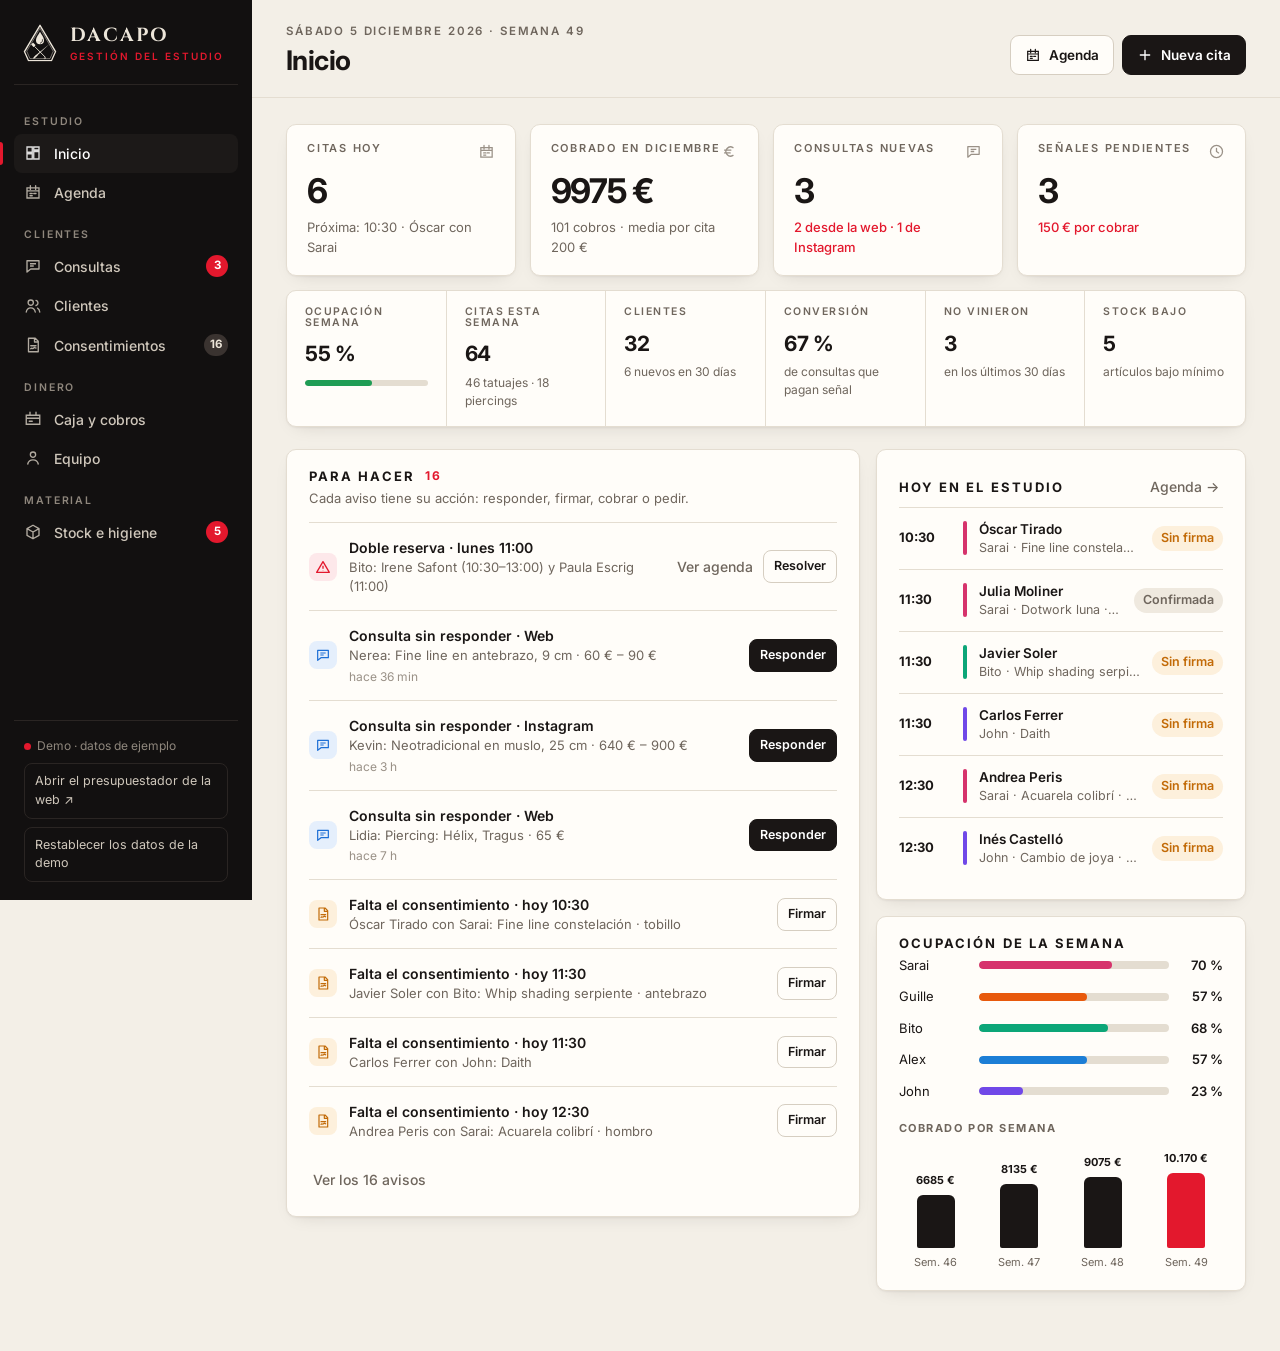
<file: gestion/index.html>
<!doctype html>
<html lang="es">
<head>
<meta charset="utf-8">
<meta name="viewport" content="width=device-width, initial-scale=1">
<title>Dacapo · Gestión del estudio (demo)</title>
<meta name="robots" content="noindex, nofollow">
<meta name="theme-color" content="#121010">
<link rel="icon" href="../assets/img/favicon.svg" type="image/svg+xml">
<link rel="preconnect" href="https://fonts.googleapis.com">
<link rel="preconnect" href="https://fonts.gstatic.com" crossorigin>
<link href="https://fonts.googleapis.com/css2?family=Cinzel:wght@700&family=Inter:wght@400;500;600;700&display=swap" rel="stylesheet">
<link rel="stylesheet" href="app.css?v=2">
</head>
<body>

<svg width="0" height="0" style="position:absolute" aria-hidden="true">
  <symbol id="emblema" viewBox="0 0 320 330">
    <path d="M160 8 L298 242 L262 322 L58 322 L22 242 Z" fill="none" stroke="currentColor" stroke-width="12"/>
    <path d="M160 34 L278 238 L249 304 L71 304 L42 238 Z" fill="none" stroke="currentColor" stroke-width="4"/>
    <path d="M160 64 C 150 86 124 114 124 141 A 36 36 0 0 0 196 141 C 196 114 170 86 160 64 Z" fill="currentColor"/>
    <path d="M182 136 C 184 151 177 162 164 166" fill="none" stroke="var(--bg, #121010)" stroke-width="7" stroke-linecap="round"/>
    <path d="M247 171 L 117 294 L 109 286 Z" fill="currentColor"/>
    <path d="M132 275 L 106 299" stroke="currentColor" stroke-width="12" stroke-linecap="round"/>
    <g transform="rotate(-45 104 184)"><rect x="92" y="164" width="24" height="32" rx="2" fill="currentColor"/></g>
    <path d="M114 198 L 200 284" stroke="currentColor" stroke-width="8" stroke-linecap="round"/>
    <path d="M200 284 C 211 294 213 303 204 305 C 197 306 194 299 199 295" fill="none" stroke="currentColor" stroke-width="6" stroke-linecap="round"/>
  </symbol>
  <symbol id="i-inicio" viewBox="0 0 24 24"><path fill="none" stroke="currentColor" stroke-width="1.8" d="M4 4h7v7H4zM13 4h7v4h-7zM13 10h7v10h-7zM4 13h7v7H4z"/></symbol>
  <symbol id="i-agenda" viewBox="0 0 24 24"><path fill="none" stroke="currentColor" stroke-width="1.8" stroke-linecap="round" d="M4 6.5h16v13.5H4zM4 10.5h16M8.5 3.5v5M15.5 3.5v5M8 14h3M13 14h3M8 17h3"/></symbol>
  <symbol id="i-consultas" viewBox="0 0 24 24"><path fill="none" stroke="currentColor" stroke-width="1.8" stroke-linejoin="round" d="M4 5h16v11H9l-5 4zM8 9h8M8 12h5"/></symbol>
  <symbol id="i-clientes" viewBox="0 0 24 24"><path fill="none" stroke="currentColor" stroke-width="1.8" stroke-linecap="round" d="M9 11a3.5 3.5 0 1 0 0-7 3.5 3.5 0 0 0 0 7ZM3 20c.6-3.5 3-5.5 6-5.5s5.4 2 6 5.5M16 4.5a3.5 3.5 0 0 1 0 6.8M18 14.8c1.6.8 2.7 2.6 3 5.2"/></symbol>
  <symbol id="i-firma" viewBox="0 0 24 24"><path fill="none" stroke="currentColor" stroke-width="1.8" stroke-linecap="round" stroke-linejoin="round" d="M6 3h9l4 4v14H6zM14 3v5h5M9 13h7M9 17c1.5-2 2.5 1 4-1s2 1 3 0"/></symbol>
  <symbol id="i-caja" viewBox="0 0 24 24"><path fill="none" stroke="currentColor" stroke-width="1.8" stroke-linecap="round" d="M3 7h18v12H3zM3 11h18M7 15h4M16 3v4M8 3v4"/></symbol>
  <symbol id="i-equipo" viewBox="0 0 24 24"><path fill="none" stroke="currentColor" stroke-width="1.8" stroke-linecap="round" d="M12 11a3.5 3.5 0 1 0 0-7 3.5 3.5 0 0 0 0 7ZM5 20c.7-3.6 3.6-5.5 7-5.5s6.3 1.9 7 5.5"/></symbol>
  <symbol id="i-stock" viewBox="0 0 24 24"><path fill="none" stroke="currentColor" stroke-width="1.8" stroke-linejoin="round" d="M12 3 20 7.5v9L12 21l-8-4.5v-9zM4 7.5l8 4.5 8-4.5M12 12v9"/></symbol>
  <symbol id="i-mas" viewBox="0 0 24 24"><path fill="none" stroke="currentColor" stroke-width="2" stroke-linecap="round" d="M12 5v14M5 12h14"/></symbol>
  <symbol id="i-alerta" viewBox="0 0 24 24"><path fill="none" stroke="currentColor" stroke-width="2" stroke-linejoin="round" d="M12 4 2.5 20h19zM12 10v4.5M12 17.2v.3"/></symbol>
  <symbol id="i-reloj" viewBox="0 0 24 24"><circle cx="12" cy="12" r="8.5" fill="none" stroke="currentColor" stroke-width="1.8"/><path fill="none" stroke="currentColor" stroke-width="1.8" stroke-linecap="round" d="M12 7.5V12l3 2"/></symbol>
  <symbol id="i-euro" viewBox="0 0 24 24"><path fill="none" stroke="currentColor" stroke-width="1.8" stroke-linecap="round" d="M17 6.5A6.5 6.5 0 1 0 17 17.5M5 10h9M5 14h8"/></symbol>
  <symbol id="i-wa" viewBox="0 0 24 24"><path fill="currentColor" d="M12 2a10 10 0 0 0-8.6 15.1L2 22l5-1.3A10 10 0 1 0 12 2Zm0 18.2a8.2 8.2 0 0 1-4.2-1.2l-.3-.2-3 .8.8-2.9-.2-.3A8.2 8.2 0 1 1 12 20.2Z"/></symbol>
  <symbol id="i-menu" viewBox="0 0 24 24"><path fill="none" stroke="currentColor" stroke-width="2" stroke-linecap="round" d="M4 7h16M4 12h16M4 17h16"/></symbol>
  <symbol id="i-web" viewBox="0 0 24 24"><circle cx="12" cy="12" r="8.5" fill="none" stroke="currentColor" stroke-width="1.8"/><path fill="none" stroke="currentColor" stroke-width="1.8" d="M3.5 12h17M12 3.5c2.5 2.5 3.5 5.5 3.5 8.5s-1 6-3.5 8.5c-2.5-2.5-3.5-5.5-3.5-8.5s1-6 3.5-8.5Z"/></symbol>
</svg>

<div class="app">
  <aside class="side" id="side" aria-label="Menú del panel">
    <div class="marca">
      <svg viewBox="0 0 320 330" aria-hidden="true"><use href="#emblema"/></svg>
      <div><b>DACAPO</b><small>Gestión del estudio</small></div>
    </div>
    <nav>
      <h4>Estudio</h4>
      <a href="#/inicio" data-ruta="inicio"><svg><use href="#i-inicio"/></svg>Inicio</a>
      <a href="#/agenda" data-ruta="agenda"><svg><use href="#i-agenda"/></svg>Agenda</a>
      <h4>Clientes</h4>
      <a href="#/consultas" data-ruta="consultas"><svg><use href="#i-consultas"/></svg>Consultas<span class="badge" id="b-consultas" hidden></span></a>
      <a href="#/clientes" data-ruta="clientes"><svg><use href="#i-clientes"/></svg>Clientes</a>
      <a href="#/consentimientos" data-ruta="consentimientos"><svg><use href="#i-firma"/></svg>Consentimientos<span class="badge suave" id="b-consent" hidden></span></a>
      <h4>Dinero</h4>
      <a href="#/caja" data-ruta="caja"><svg><use href="#i-caja"/></svg>Caja y cobros</a>
      <a href="#/equipo" data-ruta="equipo"><svg><use href="#i-equipo"/></svg>Equipo</a>
      <h4>Material</h4>
      <a href="#/stock" data-ruta="stock"><svg><use href="#i-stock"/></svg>Stock e higiene<span class="badge" id="b-stock" hidden></span></a>
    </nav>
    <div class="side-pie">
      <span class="demo-chip"><i></i>Demo · datos de ejemplo</span>
      <a href="../presupuesto.html" target="_blank" rel="noopener">Abrir el presupuestador de la web ↗</a>
      <button type="button" id="reset">Restablecer los datos de la demo</button>
    </div>
  </aside>

  <div class="main">
    <header class="top">
      <button class="menu-movil" id="menu-movil" type="button" aria-label="Abrir menú" aria-controls="side" aria-expanded="false"><svg><use href="#i-menu"/></svg></button>
      <div>
        <p class="fecha" id="fecha"></p>
        <h1 id="titulo">Inicio</h1>
      </div>
      <div class="top-acc" id="top-acc"></div>
    </header>
    <main class="vista" id="vista" tabindex="-1"></main>
  </div>
</div>

<div id="capas"></div>
<div class="toast" id="toast" role="status" aria-live="polite"><i></i><span></span></div>

<script src="datos.js?v=3"></script>
<script src="app.js?v=3"></script>
</body>
</html>
</file>
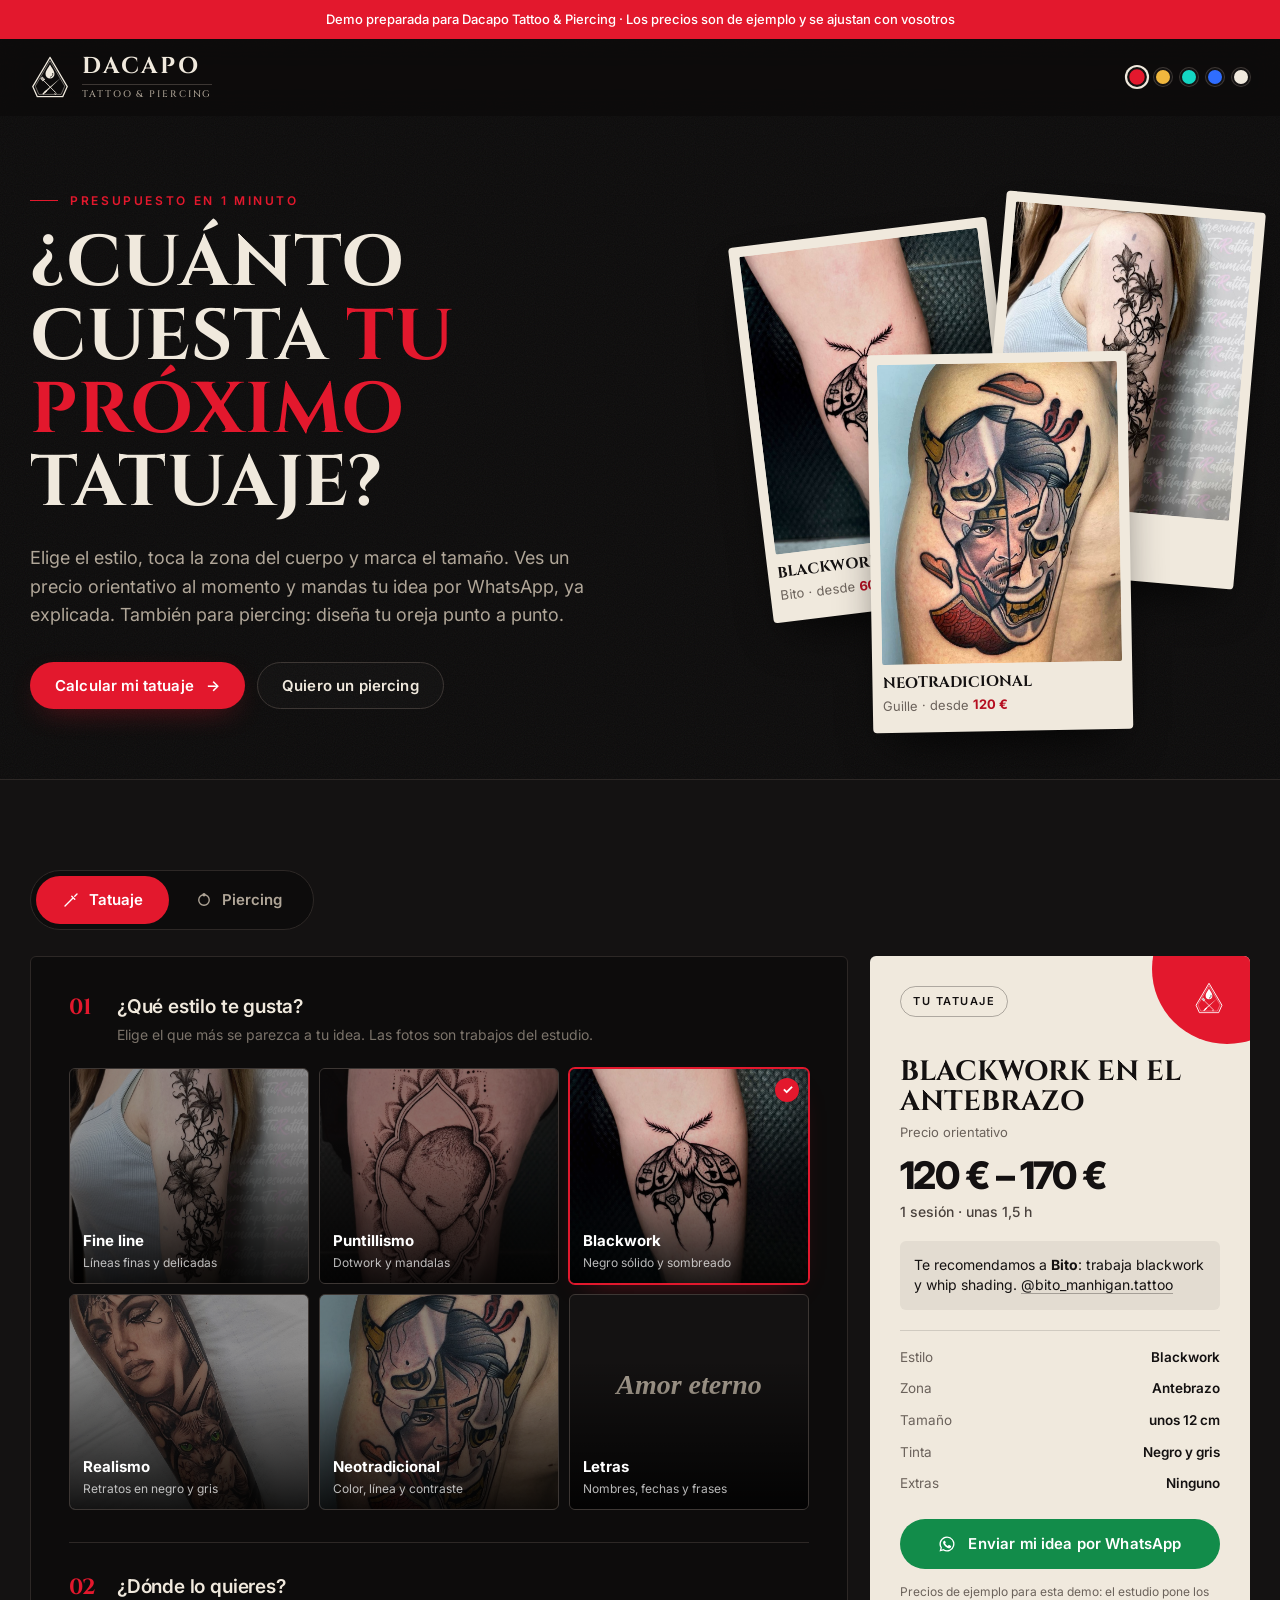
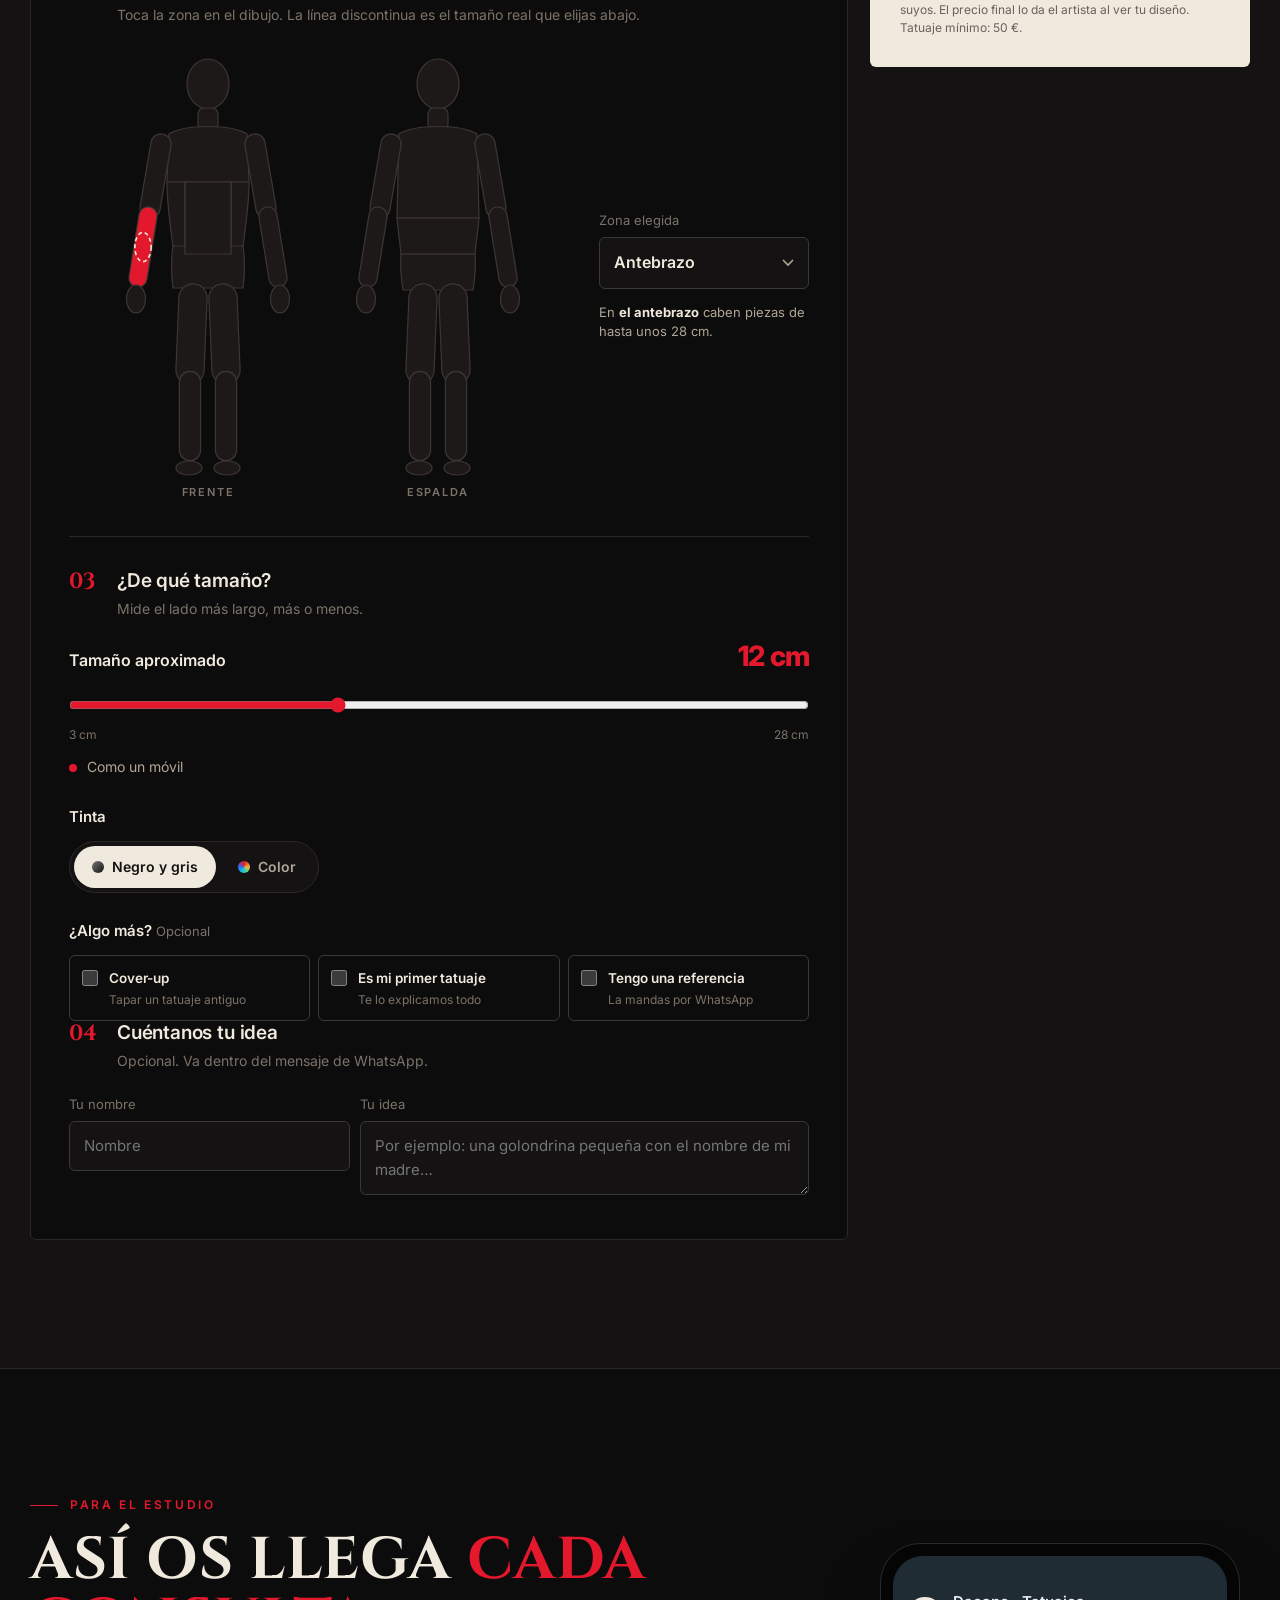
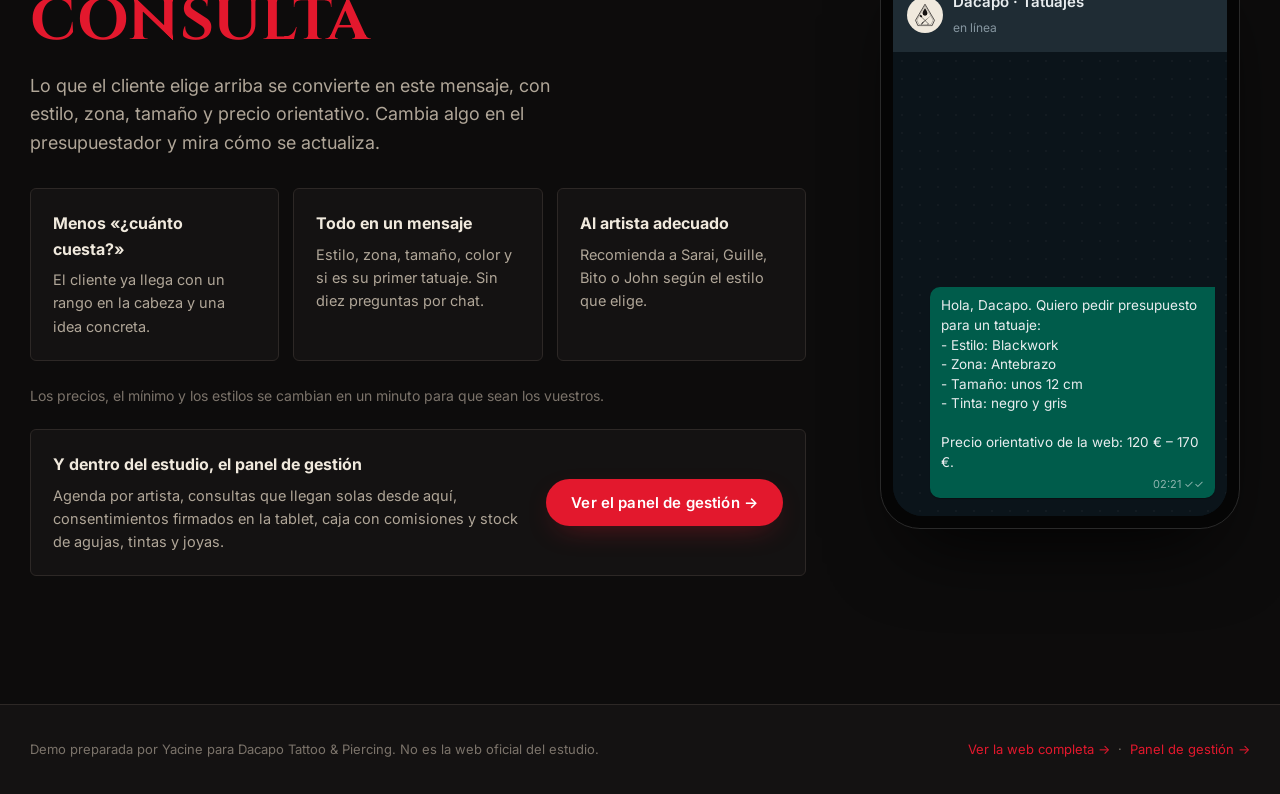
<file: presupuesto.html>
<!doctype html>
<html lang="es" data-tema="rojo">
<head>
<meta charset="utf-8">
<meta name="viewport" content="width=device-width, initial-scale=1">
<title>Calcula tu tatuaje · Dacapo Tattoo &amp; Piercing (demo)</title>
<meta name="description" content="Demo del presupuestador de tatuajes y piercing para Dacapo Tattoo & Piercing, Castellón. Precios de ejemplo.">
<meta name="robots" content="noindex, nofollow">
<meta name="theme-color" content="#0d0c0c">
<link rel="icon" href="assets/img/favicon.svg" type="image/svg+xml">
<link rel="preconnect" href="https://fonts.googleapis.com">
<link rel="preconnect" href="https://fonts.gstatic.com" crossorigin>
<link href="https://fonts.googleapis.com/css2?family=Cinzel:wght@500;600;700;800&family=Inter:wght@400;500;600;700;800&display=swap" rel="stylesheet">
<link rel="stylesheet" href="assets/css/style.css?v=1">
<script>try{var t=localStorage.getItem('dacapo-tema');if(t)document.documentElement.dataset.tema=t;}catch(e){}</script>
</head>
<body>

<svg width="0" height="0" style="position:absolute" aria-hidden="true">
  <symbol id="emblema" viewBox="0 0 320 330">
    <path d="M160 8 L298 242 L262 322 L58 322 L22 242 Z" fill="none" stroke="currentColor" stroke-width="10" stroke-linejoin="miter"/>
    <path d="M160 34 L278 238 L249 304 L71 304 L42 238 Z" fill="none" stroke="currentColor" stroke-width="3.5" stroke-linejoin="miter"/>
    <path d="M160 64 C 150 86 124 114 124 141 A 36 36 0 0 0 196 141 C 196 114 170 86 160 64 Z" fill="currentColor"/>
    <path d="M182 136 C 184 151 177 162 164 166" fill="none" stroke="var(--bg, #0d0c0c)" stroke-width="6" stroke-linecap="round"/>
    <path d="M247 171 L 117 294 L 109 286 Z" fill="currentColor"/>
    <path d="M132 275 L 106 299" stroke="currentColor" stroke-width="11" stroke-linecap="round"/>
    <g transform="rotate(-45 104 184)">
      <rect x="92" y="164" width="24" height="32" rx="2" fill="currentColor"/>
      <path d="M98 166 V 182 M104 166 V 182 M110 166 V 182 M92 184 H 116" stroke="var(--bg, #0d0c0c)" stroke-width="2.4"/>
    </g>
    <path d="M114 198 L 200 284" stroke="currentColor" stroke-width="7" stroke-linecap="round"/>
    <path d="M200 284 C 211 294 213 303 204 305 C 197 306 194 299 199 295" fill="none" stroke="currentColor" stroke-width="5" stroke-linecap="round"/>
  </symbol>
  <symbol id="i-wa" viewBox="0 0 24 24"><path fill="currentColor" d="M12 2a10 10 0 0 0-8.6 15.1L2 22l5-1.3A10 10 0 1 0 12 2Zm0 18.2a8.2 8.2 0 0 1-4.2-1.2l-.3-.2-3 .8.8-2.9-.2-.3A8.2 8.2 0 1 1 12 20.2Zm4.5-6.1c-.2-.1-1.5-.7-1.7-.8-.2-.1-.4-.1-.6.1l-.8 1c-.1.2-.3.2-.5.1a6.7 6.7 0 0 1-3.3-2.9c-.3-.4.3-.4.7-1.3.1-.2 0-.3 0-.4l-.8-1.8c-.2-.5-.4-.4-.6-.4h-.5a1 1 0 0 0-.7.3 3 3 0 0 0-.9 2.2 5.2 5.2 0 0 0 1.1 2.7 11.8 11.8 0 0 0 4.5 4c1.7.7 2.3.8 3.2.6.5-.1 1.5-.6 1.7-1.2.2-.6.2-1.1.2-1.2-.1-.1-.3-.2-.5-.3Z"/></symbol>
</svg>

<div class="demo-bar">Demo preparada para Dacapo Tattoo &amp; Piercing · Los precios son de ejemplo y se ajustan con vosotros</div>

<header class="header" id="header">
  <div class="wrap">
    <a href="index.html" class="logo" aria-label="Volver a la web de Dacapo">
      <svg viewBox="0 0 320 330" aria-hidden="true"><use href="#emblema"/></svg>
      <span class="logo-txt"><b>DACAPO</b><small>TATTOO &amp; PIERCING</small></span>
    </a>
    <div class="temas" role="group" aria-label="Color de acento">
      <button type="button" data-tema="rojo" style="--c:#e3182d" aria-label="Rojo tinta"></button>
      <button type="button" data-tema="oro" style="--c:#f0b73e" aria-label="Oro"></button>
      <button type="button" data-tema="turquesa" style="--c:#14d6c3" aria-label="Turquesa"></button>
      <button type="button" data-tema="azul" style="--c:#2f6dff" aria-label="Azul eléctrico"></button>
      <button type="button" data-tema="hueso" style="--c:#f0e9dd" aria-label="Blanco y negro"></button>
    </div>
  </div>
</header>

<main>
  <section class="demo-hero">
    <div class="wrap">
      <div>
        <p class="eyebrow">Presupuesto en 1 minuto</p>
        <h1 class="h-display">¿Cuánto cuesta <em>tu próximo</em> tatuaje?</h1>
        <p class="lead">Elige el estilo, toca la zona del cuerpo y marca el tamaño. Ves un precio orientativo al momento y mandas tu idea por WhatsApp, ya explicada. También para piercing: diseña tu oreja punto a punto.</p>
        <div class="hero-cta" style="margin-top:32px">
          <a class="btn btn-acc" href="#calcula" data-abrir="tatuaje">Calcular mi tatuaje <span aria-hidden="true">→</span></a>
          <a class="btn btn-ghost" href="#calcula" data-abrir="piercing">Quiero un piercing</a>
        </div>
      </div>
      <div class="flash" aria-hidden="true">
        <div class="carta k1"><img src="assets/img/bito-polilla.jpg" alt=""><b>Blackwork</b><span>Bito · desde <em>60 €</em></span></div>
        <div class="carta k2"><img src="assets/img/sarai-flores.jpg" alt=""><b>Fine line</b><span>Sarai · desde <em>50 €</em></span></div>
        <div class="carta k3"><img src="assets/img/guille-hannya.jpg" alt=""><b>Neotradicional</b><span>Guille · desde <em>120 €</em></span></div>
      </div>
    </div>
  </section>

  <section class="section presu-sec" id="calcula" style="padding-top:clamp(60px,7vw,90px)">
    <div class="wrap">
      <div data-presupuestador></div>
    </div>
  </section>

  <section class="section whats-sec">
    <div class="wrap">
      <div>
        <p class="eyebrow">Para el estudio</p>
        <h2 class="h2">Así os llega <em>cada consulta</em></h2>
        <p class="lead" style="margin-top:20px">Lo que el cliente elige arriba se convierte en este mensaje, con estilo, zona, tamaño y precio orientativo. Cambia algo en el presupuestador y mira cómo se actualiza.</p>
        <div class="ventajas">
          <div class="ventaja"><b>Menos «¿cuánto cuesta?»</b><p>El cliente ya llega con un rango en la cabeza y una idea concreta.</p></div>
          <div class="ventaja"><b>Todo en un mensaje</b><p>Estilo, zona, tamaño, color y si es su primer tatuaje. Sin diez preguntas por chat.</p></div>
          <div class="ventaja"><b>Al artista adecuado</b><p>Recomienda a Sarai, Guille, Bito o John según el estilo que elige.</p></div>
        </div>
        <p style="color:var(--dim);font-size:14px;margin-top:24px">Los precios, el mínimo y los estilos se cambian en un minuto para que sean los vuestros.</p>
        <div class="ventaja" style="margin-top:22px;display:flex;flex-wrap:wrap;gap:16px;align-items:center;justify-content:space-between">
          <div style="flex:1;min-width:220px"><b>Y dentro del estudio, el panel de gestión</b><p>Agenda por artista, consultas que llegan solas desde aquí, consentimientos firmados en la tablet, caja con comisiones y stock de agujas, tintas y joyas.</p></div>
          <a class="btn btn-acc" href="gestion/" target="_blank" rel="noopener">Ver el panel de gestión →</a>
        </div>
      </div>
      <div class="movil" aria-label="Vista previa del mensaje de WhatsApp">
        <div class="movil-pantalla">
          <div class="wa-cab"><span class="av"><svg viewBox="0 0 320 330" aria-hidden="true"><use href="#emblema"/></svg></span><span><b id="wa-nombre">Dacapo · Tatuajes</b><small>en línea</small></span></div>
          <div class="wa-chat"><div class="wa-burbuja"><span id="wa-texto"></span><small id="wa-hora">12:00 ✓✓</small></div></div>
        </div>
      </div>
    </div>
  </section>
</main>

<footer class="demo-pie">
  <div class="wrap">
    <span>Demo preparada por Yacine para Dacapo Tattoo &amp; Piercing. No es la web oficial del estudio.</span>
    <span><a href="index.html" style="color:var(--acc)">Ver la web completa →</a> &nbsp;·&nbsp; <a href="gestion/" style="color:var(--acc)">Panel de gestión →</a></span>
  </div>
</footer>

<script src="assets/js/presupuesto.js?v=2"></script>
<script src="assets/js/main.js?v=1"></script>
<script>
(function () {
  var t = document.getElementById('wa-texto'), n = document.getElementById('wa-nombre'), h = document.getElementById('wa-hora');
  function hora() { var d = new Date(); return String(d.getHours()).padStart(2, '0') + ':' + String(d.getMinutes()).padStart(2, '0') + ' ✓✓'; }
  document.addEventListener('presupuesto', function (e) {
    t.textContent = e.detail.mensaje;
    n.textContent = e.detail.tipo === 'piercing' ? 'Dacapo · Piercing' : 'Dacapo · Tatuajes';
    h.textContent = hora();
  });
  // el primer pintado ocurrió antes de escuchar: lo pedimos otra vez
  var r = document.querySelector('[data-presupuestador]');
  if (r && r.__abrir) r.__abrir('tatuaje');
})();
</script>
</body>
</html>
</file>
<file: assets/css/style.css>
/* Dacapo Tattoo & Piercing · demo
   Colores: solo aquí, en tokens. El selector cambia html[data-tema]. */
:root {
  --bg: #0d0c0c;
  --bg-2: #141212;
  --bg-3: #1c1918;
  --line: #2d2826;
  --line-2: #3d3734;
  --text: #f0e9dd;
  --muted: #b0a698;
  --dim: #7b736a;
  --acc: #e3182d;
  --acc-2: #b50e20;
  --acc-soft: rgba(227, 24, 45, .14);
  --acc-glow: rgba(227, 24, 45, .45);
  --on-acc: #fff;
  --paper: #f0e9dd;
  --ink: #141111;
  --ff-d: 'Cinzel', 'Times New Roman', Georgia, serif;
  --ff-b: 'Inter', system-ui, -apple-system, 'Segoe UI', Roboto, Arial, sans-serif;
  --wrap: min(1220px, calc(100% - 48px));
  --r: 6px;
  color-scheme: dark;
}
html[data-tema="oro"] { --acc: #f0b73e; --acc-2: #c98f16; --acc-soft: rgba(240, 183, 62, .14); --acc-glow: rgba(240, 183, 62, .4); --on-acc: #141111; }
html[data-tema="azul"] { --acc: #2f6dff; --acc-2: #1a4fd6; --acc-soft: rgba(47, 109, 255, .16); --acc-glow: rgba(47, 109, 255, .45); --on-acc: #fff; }
html[data-tema="turquesa"] { --acc: #14d6c3; --acc-2: #0ea999; --acc-soft: rgba(20, 214, 195, .14); --acc-glow: rgba(20, 214, 195, .4); --on-acc: #0d0c0c; }
html[data-tema="hueso"] { --acc: #f0e9dd; --acc-2: #cfc5b5; --acc-soft: rgba(240, 233, 221, .1); --acc-glow: rgba(240, 233, 221, .3); --on-acc: #141111; }

*, *::before, *::after { box-sizing: border-box; }
html { scroll-behavior: smooth; scroll-padding-top: 84px; -webkit-text-size-adjust: 100%; }
body {
  margin: 0; background: var(--bg); color: var(--text);
  font: 400 16px/1.6 var(--ff-b);
  -webkit-font-smoothing: antialiased; overflow-x: hidden;
}
/* grano de papel muy suave */
body::before {
  content: ""; position: fixed; inset: 0; pointer-events: none; z-index: 0; opacity: .05;
  background-image: url("data:image/svg+xml,%3Csvg xmlns='http://www.w3.org/2000/svg' width='160' height='160'%3E%3Cfilter id='n'%3E%3CfeTurbulence type='fractalNoise' baseFrequency='.9' numOctaves='2' stitchTiles='stitch'/%3E%3C/filter%3E%3Crect width='100%25' height='100%25' filter='url(%23n)'/%3E%3C/svg%3E");
}
img { max-width: 100%; display: block; }
a { color: inherit; text-decoration: none; }
button, input, select, textarea { font: inherit; color: inherit; }
button { cursor: pointer; -webkit-tap-highlight-color: transparent; }
:focus-visible { outline: 2px solid var(--acc); outline-offset: 3px; }
.wrap { width: var(--wrap); margin-inline: auto; position: relative; z-index: 1; }
.sr { position: absolute; width: 1px; height: 1px; overflow: hidden; clip: rect(0 0 0 0); white-space: nowrap; }
main, header, footer, section { position: relative; z-index: 1; }

/* ---------- tipografía ---------- */
.eyebrow { font: 600 12px/1.4 var(--ff-b); letter-spacing: .22em; text-transform: uppercase; color: var(--acc); margin: 0 0 18px; display: flex; align-items: center; gap: 12px; }
.eyebrow::before { content: ""; width: 28px; height: 1px; background: currentColor; }
h1, h2, h3 { margin: 0; }
.h-display { font-family: var(--ff-d); font-weight: 700; letter-spacing: .01em; line-height: 1.02; text-transform: uppercase; }
.h2 { font-family: var(--ff-d); font-weight: 700; font-size: clamp(34px, 4.6vw, 62px); line-height: 1.02; text-transform: uppercase; letter-spacing: .01em; }
.h2 em, .h-display em { font-style: normal; color: var(--acc); }
.lead { color: var(--muted); font-size: 18px; max-width: 560px; }
.section { padding: clamp(80px, 10vw, 130px) 0; }
.section-head { display: flex; justify-content: space-between; align-items: end; gap: 30px; margin-bottom: 48px; }
.section-head p:not(.eyebrow) { color: var(--muted); max-width: 470px; margin: 18px 0 0; }

/* ---------- botones ---------- */
.btn { display: inline-flex; align-items: center; justify-content: center; gap: 12px; padding: 15px 24px; border-radius: 999px; border: 1px solid transparent; font: 600 15px/1 var(--ff-b); letter-spacing: .01em; transition: transform .2s, background .2s, border-color .2s, color .2s, box-shadow .2s; white-space: nowrap; }
.btn:hover { transform: translateY(-2px); }
.btn-acc { background: var(--acc); color: var(--on-acc); box-shadow: 0 10px 30px -12px var(--acc-glow); }
.btn-acc:hover { background: var(--acc-2); }
.btn-ghost { border-color: var(--line-2); color: var(--text); background: rgba(255,255,255,.02); }
.btn-ghost:hover { border-color: var(--acc); color: var(--acc); }
.btn svg { width: 18px; height: 18px; flex: none; }
.btn-sm { padding: 11px 18px; font-size: 14px; }

/* ---------- barra superior y cabecera ---------- */
.topbar { background: var(--bg-2); border-bottom: 1px solid var(--line); font-size: 13px; color: var(--muted); position: relative; z-index: 3; }
.topbar .wrap { display: flex; justify-content: space-between; align-items: center; gap: 16px; min-height: 40px; }
.estado { display: inline-flex; align-items: center; gap: 8px; min-width: 0; }
.estado span { white-space: nowrap; overflow: hidden; text-overflow: ellipsis; }
.estado i { width: 8px; height: 8px; border-radius: 50%; background: var(--dim); box-shadow: 0 0 0 3px rgba(255,255,255,.04); }
.estado.abierto i { background: #3ddc6e; box-shadow: 0 0 0 3px rgba(61,220,110,.15); }
.temas { display: flex; align-items: center; gap: 8px; }
.temas span { font-size: 12px; color: var(--dim); }
.temas button { width: 18px; height: 18px; border-radius: 50%; border: 2px solid var(--bg-2); padding: 0; box-shadow: 0 0 0 1px var(--line-2); background: var(--c); transition: transform .2s, box-shadow .2s; }
.temas button[aria-pressed="true"] { box-shadow: 0 0 0 2px var(--text); transform: scale(1.1); }

.header { position: sticky; top: 0; z-index: 20; background: rgba(13,12,12,.82); backdrop-filter: blur(14px); -webkit-backdrop-filter: blur(14px); border-bottom: 1px solid transparent; transition: border-color .3s; }
.header.scrolled { border-bottom-color: var(--line); }
.header .wrap { display: flex; align-items: center; justify-content: space-between; gap: 24px; height: 76px; }
.logo { display: inline-flex; align-items: center; gap: 12px; color: var(--text); }
.logo svg { width: 40px; height: 42px; color: var(--text); }
.logo-txt { display: flex; flex-direction: column; line-height: 1; }
.logo-txt b { font: 700 23px/1 var(--ff-d); letter-spacing: .12em; }
.logo-txt small { font: 500 9.5px/1 var(--ff-d); letter-spacing: .2em; margin-top: 6px; padding-top: 5px; border-top: 1px solid var(--line-2); color: var(--muted); }
.nav { display: flex; align-items: center; gap: 30px; font-size: 14.5px; font-weight: 500; }
.nav a:not(.btn) { color: var(--muted); transition: color .2s; position: relative; }
.nav a:not(.btn):hover { color: var(--text); }
.nav a:not(.btn)::after { content: ""; position: absolute; left: 0; right: 100%; bottom: -6px; height: 1px; background: var(--acc); transition: right .25s; }
.nav a:not(.btn):hover::after { right: 0; }
.menu-btn { display: none; width: 44px; height: 44px; border-radius: 50%; border: 1px solid var(--line-2); background: none; align-items: center; justify-content: center; }
.menu-btn span, .menu-btn span::before, .menu-btn span::after { display: block; width: 18px; height: 2px; background: var(--text); position: relative; transition: transform .25s, background .2s; }
.menu-btn span::before, .menu-btn span::after { content: ""; position: absolute; left: 0; }
.menu-btn span::before { top: -6px; } .menu-btn span::after { top: 6px; }
.nav-open .menu-btn span { background: transparent; }
.nav-open .menu-btn span::before { transform: translateY(6px) rotate(45deg); }
.nav-open .menu-btn span::after { transform: translateY(-6px) rotate(-45deg); }

/* ---------- hero ---------- */
.hero { padding: clamp(40px, 6vw, 80px) 0 clamp(60px, 7vw, 90px); }
.hero .wrap { display: grid; grid-template-columns: 1.05fr .95fr; gap: clamp(30px, 5vw, 70px); align-items: center; }
.hero h1 { font-size: clamp(44px, 6.4vw, 92px); margin-bottom: 26px; }
.hero h1 .linea { display: block; }
.hero h1 .fino { font-weight: 500; color: var(--muted); }
.hero .lead { margin: 0 0 34px; }
.hero-cta { display: flex; flex-wrap: wrap; gap: 12px; }
.stats { display: grid; grid-template-columns: repeat(3, auto); justify-content: start; gap: 0; margin-top: 46px; border-top: 1px solid var(--line); padding-top: 24px; }
.stats div { padding-right: 30px; margin-right: 30px; border-right: 1px solid var(--line); }
.stats div:last-child { border: 0; margin: 0; padding: 0; }
.stats b { display: block; font: 700 30px/1 var(--ff-d); letter-spacing: .02em; }
.stats b .estrella { color: var(--acc); font-size: 22px; vertical-align: 3px; }
.stats span { font-size: 13px; color: var(--muted); }

.collage { position: relative; aspect-ratio: 4 / 4.6; max-width: 560px; justify-self: end; width: 100%; }
.collage figure { position: absolute; margin: 0; overflow: hidden; border-radius: var(--r); background: var(--bg-3); box-shadow: 0 30px 60px -25px rgba(0,0,0,.8); }
.collage img { width: 100%; height: 100%; object-fit: cover; }
.collage .c1 { inset: 0 20% 0 0; }
.collage .c2 { width: 40%; aspect-ratio: 3 / 4; right: 0; top: 7%; border: 5px solid var(--bg); transform: rotate(3deg); }
.collage .c3 { width: 36%; aspect-ratio: 3 / 4; right: 4%; bottom: -4%; border: 5px solid var(--bg); transform: rotate(-4deg); }
.collage figcaption { position: absolute; left: 0; bottom: 0; right: 0; padding: 26px 14px 10px; font-size: 12px; color: #fff; background: linear-gradient(transparent, rgba(0,0,0,.75)); }
.collage figcaption b { color: #fff; font-weight: 700; border-bottom: 2px solid var(--acc); }
.sello { position: absolute; left: -26px; top: 26px; width: 112px; height: 112px; border-radius: 50%; background: var(--acc); color: var(--on-acc); display: grid; place-items: center; text-align: center; font: 700 12px/1.25 var(--ff-d); letter-spacing: .06em; transform: rotate(-10deg); box-shadow: 0 16px 40px -14px var(--acc-glow); z-index: 2; }
.sello b { display: block; font-size: 28px; line-height: 1; }

/* ---------- cinta de estilos ---------- */
.cinta { border-block: 1px solid var(--line); background: var(--bg-2); overflow: hidden; padding: 18px 0; }
.cinta-track { display: flex; width: max-content; animation: cinta 38s linear infinite; }
.cinta-track span { font: 600 clamp(18px, 2.2vw, 26px)/1 var(--ff-d); text-transform: uppercase; letter-spacing: .08em; white-space: nowrap; display: inline-flex; align-items: center; gap: 28px; padding-right: 28px; color: var(--text); }
.cinta-track span:nth-child(even) { color: transparent; -webkit-text-stroke: 1px var(--muted); }
.cinta-track svg { width: 14px; height: 18px; color: var(--acc); }
@keyframes cinta { to { transform: translateX(-50%); } }

/* ---------- galería ---------- */
.filtros { display: flex; flex-wrap: wrap; gap: 8px; }
.chip { border: 1px solid var(--line-2); background: transparent; border-radius: 999px; padding: 9px 16px; font-size: 14px; color: var(--muted); transition: all .2s; }
.chip:hover { color: var(--text); border-color: var(--muted); }
.chip[aria-pressed="true"] { background: var(--acc); border-color: var(--acc); color: var(--on-acc); }
.galeria { columns: 4 240px; column-gap: 14px; }
.galeria figure { margin: 0 0 14px; break-inside: avoid; position: relative; border-radius: var(--r); overflow: hidden; background: var(--bg-3); cursor: zoom-in; }
.galeria figure[hidden] { display: none; }
.galeria img { width: 100%; height: auto; transition: transform .6s cubic-bezier(.2,.7,.2,1), filter .4s; }
.galeria figure:hover img { transform: scale(1.04); }
.galeria figcaption { position: absolute; inset: auto 0 0 0; padding: 30px 14px 12px; display: flex; justify-content: space-between; align-items: end; gap: 10px; font-size: 13px; background: linear-gradient(transparent, rgba(0,0,0,.8)); color: #fff; opacity: 0; transform: translateY(6px); transition: opacity .3s, transform .3s; }
.galeria figure:hover figcaption, .galeria figure:focus-visible figcaption { opacity: 1; transform: none; }
.galeria figcaption b { font-weight: 600; }
.galeria figcaption span { color: var(--acc); font-size: 12px; text-transform: uppercase; letter-spacing: .1em; }
.galeria-pie { margin-top: 30px; display: flex; justify-content: center; }

.visor { position: fixed; inset: 0; z-index: 60; background: rgba(8,7,7,.94); display: grid; place-items: center; padding: 60px 70px; }
.visor[hidden] { display: none; }
.visor img { max-height: calc(100vh - 140px); max-width: 100%; width: auto; border-radius: var(--r); box-shadow: 0 30px 80px rgba(0,0,0,.6); }
.visor p { margin: 14px 0 0; text-align: center; color: var(--muted); font-size: 14px; }
.visor p b { color: var(--text); }
.visor button { position: absolute; width: 50px; height: 50px; border-radius: 50%; border: 1px solid var(--line-2); background: rgba(20,18,18,.8); color: var(--text); font-size: 22px; display: grid; place-items: center; }
.visor button:hover { border-color: var(--acc); color: var(--acc); }
.visor .v-cerrar { top: 18px; right: 18px; }
.visor .v-prev { left: 14px; top: 50%; transform: translateY(-50%); }
.visor .v-next { right: 14px; top: 50%; transform: translateY(-50%); }

/* ---------- equipo ---------- */
.equipo { display: grid; grid-template-columns: repeat(4, 1fr); gap: 16px; }
.artista { background: var(--bg-2); border: 1px solid var(--line); border-radius: var(--r); overflow: hidden; display: flex; flex-direction: column; transition: border-color .3s, transform .3s; }
.artista:hover { border-color: var(--line-2); transform: translateY(-4px); }
.artista-fotos { display: grid; grid-template-columns: 2fr 1fr; grid-template-rows: 1fr 1fr; gap: 3px; aspect-ratio: 4 / 3.4; }
.artista-fotos img { width: 100%; height: 100%; object-fit: cover; }
.artista-fotos img:first-child { grid-row: span 2; }
.artista-info { padding: 22px 22px 24px; display: flex; flex-direction: column; gap: 10px; flex: 1; }
.artista h3 { font: 700 26px/1 var(--ff-d); letter-spacing: .04em; text-transform: uppercase; }
.artista .rol { font-size: 13px; color: var(--muted); margin: 0; }
.tags { display: flex; flex-wrap: wrap; gap: 6px; margin: 2px 0 6px; }
.tags span { font-size: 12px; border: 1px solid var(--line-2); padding: 4px 10px; border-radius: 999px; color: var(--text); }
.artista-links { margin-top: auto; display: flex; justify-content: space-between; align-items: center; gap: 10px; padding-top: 12px; border-top: 1px solid var(--line); font-size: 13.5px; }
.artista-links a { color: var(--muted); display: inline-flex; align-items: center; gap: 6px; }
.artista-links a:hover { color: var(--acc); }
.artista-links .cita { color: var(--acc); font-weight: 600; }
.artista-links svg { width: 15px; height: 15px; }
.equipo-nota { margin-top: 22px; font-size: 14px; color: var(--muted); }

/* ---------- presupuestador ---------- */
.presu-sec { background: var(--bg-2); border-block: 1px solid var(--line); }
.presu-tabs { display: inline-flex; padding: 5px; border-radius: 999px; background: var(--bg); border: 1px solid var(--line); margin-bottom: 26px; }
.presu-tabs button { border: 0; background: none; padding: 12px 26px; border-radius: 999px; font-weight: 600; font-size: 15px; color: var(--muted); display: inline-flex; gap: 9px; align-items: center; transition: background .2s, color .2s; }
.presu-tabs button svg { width: 18px; height: 18px; }
.presu-tabs button[aria-selected="true"] { background: var(--acc); color: var(--on-acc); }
.presu-grid { display: grid; grid-template-columns: minmax(0, 1fr) 380px; gap: 22px; align-items: start; }
.presu-controles { background: var(--bg); border: 1px solid var(--line); border-radius: var(--r); padding: clamp(22px, 3vw, 38px); }
.paso + .paso { border-top: 1px solid var(--line); margin-top: 32px; padding-top: 32px; }
.paso-cab { display: flex; gap: 18px; margin-bottom: 22px; }
.paso-cab > span { font: 700 22px/1 var(--ff-d); color: var(--acc); min-width: 30px; padding-top: 2px; }
.paso-cab h3 { font: 600 19px/1.3 var(--ff-b); letter-spacing: -.01em; }
.paso-cab p { margin: 4px 0 0; font-size: 14px; color: var(--dim); }

.estilos { display: grid; grid-template-columns: repeat(3, 1fr); gap: 10px; }
.estilo { position: relative; border: 1px solid var(--line-2); background: var(--bg-2); border-radius: var(--r); padding: 0; overflow: hidden; text-align: left; aspect-ratio: 4 / 3.6; display: flex; align-items: end; transition: border-color .2s, transform .2s, box-shadow .2s; }
.estilo img { position: absolute; inset: 0; width: 100%; height: 100%; object-fit: cover; opacity: .55; transition: opacity .3s, transform .5s; }
.estilo::after { content: ""; position: absolute; inset: 0; background: linear-gradient(180deg, rgba(0,0,0,0) 30%, rgba(0,0,0,.85)); }
.estilo .txt { position: relative; z-index: 1; padding: 12px 13px; }
.estilo strong { display: block; font-size: 15px; color: #fff; }
.estilo small { display: block; font-size: 12px; color: rgba(255,255,255,.72); line-height: 1.3; margin-top: 2px; }
.estilo .muestra { position: absolute; inset: 0; display: grid; place-items: center; font: italic 600 28px/1 Georgia, serif; color: var(--muted); padding-bottom: 30px; }
.estilo:hover img { opacity: .8; transform: scale(1.04); }
.estilo[aria-checked="true"] { border-color: var(--acc); box-shadow: 0 0 0 1px var(--acc), 0 14px 30px -18px var(--acc-glow); }
.estilo[aria-checked="true"] img { opacity: .9; }
.estilo .check { position: absolute; top: 9px; right: 9px; z-index: 1; width: 24px; height: 24px; border-radius: 50%; background: var(--acc); color: var(--on-acc); display: grid; place-items: center; font-size: 13px; font-weight: 700; transform: scale(0); transition: transform .2s; }
.estilo[aria-checked="true"] .check { transform: scale(1); }

.cuerpo-wrap { display: grid; grid-template-columns: minmax(0, 1fr) 210px; gap: 22px; align-items: center; }
.cuerpo { width: 100%; max-width: 460px; height: auto; justify-self: center; }
.cuerpo .base { fill: var(--bg-3); stroke: var(--line-2); stroke-width: 1.2; }
.cuerpo .zona { fill: var(--bg-3); stroke: var(--line-2); cursor: pointer; transition: fill .2s, stroke .2s; }
.cuerpo .zona:not(line) { stroke-width: 1.2; }
.cuerpo .zona.linea { fill: none; stroke: var(--bg-3); stroke-linecap: round; }
.cuerpo .zona.linea-borde { fill: none; stroke: var(--line-2); stroke-linecap: round; pointer-events: none; cursor: default; }
.cuerpo .zona:not(line):hover { fill: color-mix(in srgb, var(--acc) 30%, var(--bg-3)); stroke: var(--acc); }
.cuerpo .zona.linea:hover { stroke: color-mix(in srgb, var(--acc) 30%, var(--bg-3)); }
.cuerpo .zona.activa:not(line) { fill: var(--acc); stroke: var(--acc); }
.cuerpo .zona.linea.activa { stroke: var(--acc); }
.cuerpo .zona:focus-visible { outline: none; }
.cuerpo .zona:not(line):focus-visible { stroke: var(--text); stroke-width: 2; }
.cuerpo .zona.linea:focus-visible { stroke: var(--muted); }
.cuerpo .rotulo { font: 600 11px var(--ff-b); fill: var(--dim); letter-spacing: .16em; text-anchor: middle; text-transform: uppercase; }
.cuerpo .tam { fill: none; stroke: var(--text); stroke-width: 1.6; stroke-dasharray: 4 3; pointer-events: none; transition: all .25s; }
.cuerpo-lado label { display: block; font-size: 13px; color: var(--dim); margin-bottom: 6px; }
.select { width: 100%; appearance: none; background: var(--bg-2) url("data:image/svg+xml,%3Csvg xmlns='http://www.w3.org/2000/svg' width='12' height='8'%3E%3Cpath d='M1 1l5 5 5-5' fill='none' stroke='%23b0a698' stroke-width='1.6'/%3E%3C/svg%3E") no-repeat right 14px center; border: 1px solid var(--line-2); border-radius: var(--r); padding: 12px 38px 12px 14px; font-weight: 600; }
.cuerpo-lado p { font-size: 13px; color: var(--muted); margin: 14px 0 0; line-height: 1.5; }
.cuerpo-lado p b { color: var(--text); }

.tam-cab { display: flex; justify-content: space-between; align-items: baseline; font-weight: 600; }
.tam-cab output { font: 800 28px/1 var(--ff-b); letter-spacing: -.03em; color: var(--acc); }
.rango { width: 100%; margin: 18px 0 6px; accent-color: var(--acc); height: 26px; cursor: pointer; }
.rango-ext { display: flex; justify-content: space-between; color: var(--dim); font-size: 12px; }
.tam-ref { margin: 12px 0 0; display: flex; align-items: center; gap: 10px; font-size: 14px; color: var(--muted); }
.tam-ref::before { content: ""; width: 8px; height: 8px; border-radius: 50%; background: var(--acc); flex: none; }
.campo { display: block; font-weight: 600; margin: 26px 0 12px; font-size: 15px; }
.campo span { color: var(--dim); font-weight: 400; font-size: 13px; }
.seg { display: inline-grid; grid-auto-flow: column; gap: 4px; padding: 4px; border-radius: 999px; background: var(--bg-2); border: 1px solid var(--line); }
.seg button { border: 0; background: none; border-radius: 999px; padding: 10px 18px; font-size: 14px; font-weight: 600; color: var(--muted); display: inline-flex; align-items: center; gap: 8px; }
.seg button i { width: 12px; height: 12px; border-radius: 50%; background: linear-gradient(135deg, #777, #111); display: inline-block; }
.seg button[data-color="1"] i { background: conic-gradient(#e3182d, #f0b73e, #14d6c3, #2f6dff, #e3182d); }
.seg button[aria-checked="true"] { background: var(--text); color: var(--ink); }
.extras { display: grid; grid-template-columns: repeat(3, 1fr); gap: 8px; }
.extra { display: flex; gap: 11px; align-items: flex-start; border: 1px solid var(--line-2); border-radius: var(--r); padding: 12px; cursor: pointer; transition: border-color .2s, background .2s; }
.extra:has(input:checked) { border-color: var(--acc); background: var(--acc-soft); }
.extra input { accent-color: var(--acc); width: 16px; height: 16px; margin: 2px 0 0; flex: none; }
.extra b { display: block; font-size: 13.5px; font-weight: 600; }
.extra small { display: block; font-size: 12px; color: var(--dim); line-height: 1.35; margin-top: 2px; }

.oreja-wrap { display: grid; grid-template-columns: 250px minmax(0, 1fr); gap: 26px; align-items: center; }
.oreja { width: 100%; height: auto; }
.oreja .piel { fill: var(--bg-3); stroke: var(--muted); stroke-width: 2; stroke-linejoin: round; }
.oreja .pliegue { fill: none; stroke: var(--muted); stroke-width: 1.6; stroke-linecap: round; opacity: .8; }
.oreja .canal { fill: var(--bg); stroke: var(--muted); stroke-width: 1.2; }
.oreja .punto { cursor: pointer; }
.oreja .punto circle.zona-p { fill: var(--bg-2); stroke: var(--text); stroke-width: 1.6; transition: fill .2s, stroke .2s, r .2s; }
.oreja .punto:hover circle.zona-p { fill: var(--acc-soft); stroke: var(--acc); }
.oreja .punto.activo circle.zona-p { fill: var(--acc); stroke: var(--acc); }
.oreja .punto .halo { fill: none; stroke: var(--acc); stroke-width: 1.4; opacity: 0; transition: opacity .2s; }
.oreja .punto.activo .halo { opacity: .6; }
.oreja .punto:focus-visible { outline: none; }
.oreja .punto:focus-visible circle.zona-p { stroke: var(--acc); stroke-width: 3; }
.oreja .barra { stroke: var(--acc); stroke-width: 3; stroke-linecap: round; opacity: 0; transition: opacity .2s; pointer-events: none; }
.oreja .barra.visible { opacity: 1; }
.lista-p { display: grid; grid-template-columns: repeat(2, 1fr); gap: 7px; }
.p-btn { display: flex; justify-content: space-between; align-items: center; gap: 10px; text-align: left; border: 1px solid var(--line-2); border-radius: var(--r); background: transparent; padding: 10px 12px; font-size: 14px; transition: border-color .2s, background .2s; }
.p-btn small { color: var(--dim); font-size: 12px; }
.p-btn:hover { border-color: var(--muted); }
.p-btn[aria-pressed="true"] { border-color: var(--acc); background: var(--acc-soft); }
.p-btn[aria-pressed="true"] small { color: var(--acc); }
.joyas { display: grid; grid-template-columns: repeat(4, 1fr); gap: 8px; }
.joya { border: 1px solid var(--line-2); border-radius: var(--r); background: transparent; padding: 14px 12px; text-align: left; transition: border-color .2s, background .2s; }
.joya i { display: block; width: 22px; height: 22px; border-radius: 50%; margin-bottom: 10px; background: var(--g); box-shadow: inset -3px -3px 6px rgba(0,0,0,.35), inset 2px 2px 4px rgba(255,255,255,.4); }
.joya b { display: block; font-size: 13.5px; }
.joya small { display: block; font-size: 12px; color: var(--dim); margin-top: 2px; }
.joya[aria-checked="true"] { border-color: var(--acc); background: var(--acc-soft); }

.idea-campos { display: grid; grid-template-columns: 1fr 1.6fr; gap: 10px; }
.idea-campos label { font-size: 13px; color: var(--dim); display: block; }
.idea-campos input, .idea-campos textarea { width: 100%; margin-top: 6px; background: var(--bg-2); border: 1px solid var(--line-2); border-radius: var(--r); padding: 12px 14px; font-size: 15px; resize: vertical; }
.idea-campos input:focus, .idea-campos textarea:focus { border-color: var(--acc); outline: none; }

.presu-resultado { position: sticky; top: 96px; background: var(--paper); color: var(--ink); border-radius: var(--r); padding: 30px; overflow: hidden; }
.presu-resultado::before { content: ""; position: absolute; right: -52px; top: -62px; width: 150px; height: 150px; border-radius: 50%; background: var(--acc); }
.res-top { display: flex; justify-content: space-between; align-items: center; position: relative; }
.pill { border: 1px solid rgba(20,17,17,.3); border-radius: 999px; padding: 6px 12px; font-size: 11px; font-weight: 600; letter-spacing: .14em; text-transform: uppercase; }
.res-top svg { width: 30px; height: 32px; color: var(--on-acc); margin: -8px -4px 0 0; }
.res-tit { font: 700 28px/1.05 var(--ff-d); text-transform: uppercase; margin: 40px 0 6px; position: relative; }
.res-sub { margin: 0; font-size: 13px; color: #6b625b; }
.res-precio { font: 800 clamp(30px, 3vw, 38px)/1.1 var(--ff-b); letter-spacing: -.04em; margin: 12px 0 4px; white-space: nowrap; }
.res-tiempo { margin: 0; font-size: 14px; color: #4a423d; font-weight: 500; }
.presu-mini { display: none; }
.estilo .muestra { font-size: clamp(20px, 2.2vw, 28px); line-height: 1.05; text-align: center; padding: 0 10px 34px; }
.res-artista { margin-top: 18px; padding: 14px; background: rgba(20,17,17,.06); border-radius: var(--r); font-size: 14px; line-height: 1.45; }
.res-artista b { font-weight: 700; }
.res-artista a { color: inherit; text-decoration: underline; text-decoration-color: rgba(20,17,17,.3); text-underline-offset: 3px; }
.res-div { height: 1px; background: rgba(20,17,17,.14); margin: 20px 0 12px; }
.res-resumen { margin: 0; display: grid; gap: 2px; }
.res-resumen div { display: flex; justify-content: space-between; gap: 14px; font-size: 13.5px; padding: 4px 0; }
.res-resumen dt { color: #6b625b; }
.res-resumen dd { margin: 0; font-weight: 600; text-align: right; }
.res-wa { width: 100%; margin-top: 20px; background: #128c4a; color: #fff; box-shadow: none; }
.res-wa:hover { background: #0e7a3f; }
.res-wa[aria-disabled="true"] { background: #b8afa4; pointer-events: none; }
.res-nota { font-size: 12px; color: #6b625b; line-height: 1.5; margin: 14px 0 0; }

/* ---------- piercing ---------- */
.piercing .wrap { display: grid; grid-template-columns: 1fr 1fr; gap: clamp(30px, 5vw, 80px); align-items: center; }
.p-fotos { display: grid; grid-template-columns: 1fr 1fr 1fr; grid-template-rows: auto auto; gap: 10px; }
.p-fotos img { width: 100%; height: 100%; object-fit: cover; border-radius: var(--r); aspect-ratio: 3 / 4; }
.p-fotos img:first-child { grid-column: span 2; grid-row: span 2; aspect-ratio: auto; }
.p-lista { list-style: none; padding: 0; margin: 28px 0 32px; display: grid; gap: 12px; }
.p-lista li { display: flex; gap: 14px; align-items: flex-start; color: var(--muted); }
.p-lista li b { color: var(--text); font-weight: 600; }
.p-lista li::before { content: ""; flex: none; width: 10px; height: 10px; margin-top: 8px; border-radius: 50%; border: 2px solid var(--acc); }
.joyeria { display: flex; flex-wrap: wrap; gap: 8px; margin-bottom: 30px; }
.joyeria span { display: inline-flex; align-items: center; gap: 8px; font-size: 13px; border: 1px solid var(--line-2); border-radius: 999px; padding: 7px 13px 7px 8px; }
.joyeria i { width: 14px; height: 14px; border-radius: 50%; background: var(--g); box-shadow: inset -2px -2px 3px rgba(0,0,0,.35), inset 1px 1px 2px rgba(255,255,255,.4); }

/* ---------- proceso ---------- */
.pasos { display: grid; grid-template-columns: repeat(4, 1fr); gap: 0; border: 1px solid var(--line); border-radius: var(--r); overflow: hidden; counter-reset: p; }
.pasos li { list-style: none; padding: 32px 26px 34px; border-right: 1px solid var(--line); background: var(--bg); position: relative; transition: background .3s; }
.pasos li:last-child { border-right: 0; }
.pasos li:hover { background: var(--bg-2); }
.pasos li::before { counter-increment: p; content: "0" counter(p); display: block; font: 700 46px/1 var(--ff-d); color: transparent; -webkit-text-stroke: 1px var(--acc); margin-bottom: 26px; }
.pasos h3 { font-size: 18px; font-weight: 600; margin-bottom: 10px; }
.pasos p { margin: 0; color: var(--muted); font-size: 15px; }
.pasos-wrap { padding: 0; margin: 0; }

/* ---------- cuidados y FAQ ---------- */
.dos-col { display: grid; grid-template-columns: 1fr 1fr; gap: clamp(30px, 5vw, 70px); }
.acordeon details { border-bottom: 1px solid var(--line); }
.acordeon summary { list-style: none; cursor: pointer; padding: 22px 40px 22px 0; font-weight: 600; font-size: 17px; position: relative; }
.acordeon summary::-webkit-details-marker { display: none; }
.acordeon summary::after { content: "+"; position: absolute; right: 4px; top: 50%; transform: translateY(-50%); font: 400 26px/1 var(--ff-b); color: var(--acc); transition: transform .25s; }
.acordeon details[open] summary::after { transform: translateY(-50%) rotate(45deg); }
.acordeon .resp { padding: 0 0 22px; color: var(--muted); }
.acordeon .resp p { margin: 0 0 10px; }
.acordeon .resp ul { margin: 0; padding-left: 18px; }
.acordeon .resp li { margin-bottom: 6px; }
.aviso-salud { font-size: 13px; color: var(--dim); margin-top: 18px; }

/* ---------- opiniones ---------- */
.opiniones { display: grid; grid-template-columns: repeat(4, 1fr); gap: 14px; }
.opinion { background: var(--bg-2); border: 1px solid var(--line); border-radius: var(--r); padding: 26px 24px; display: flex; flex-direction: column; gap: 14px; margin: 0; }
.opinion .estrellas { color: var(--acc); letter-spacing: 3px; font-size: 15px; }
.opinion blockquote { margin: 0; font-size: 15.5px; line-height: 1.6; }
.opinion figcaption { margin-top: auto; font-size: 13px; color: var(--muted); }
.opinion figcaption b { color: var(--text); font-weight: 600; }
.nota-google { display: flex; align-items: center; gap: 18px; }
.nota-google b { font: 700 58px/1 var(--ff-d); }
.nota-google span { color: var(--muted); font-size: 14px; line-height: 1.4; }
.nota-google span i { font-style: normal; color: var(--acc); letter-spacing: 2px; }

/* ---------- contacto ---------- */
.contacto .wrap { display: grid; grid-template-columns: 1fr 1.1fr; gap: clamp(30px, 5vw, 70px); align-items: stretch; }
.datos { display: grid; gap: 0; margin: 30px 0 34px; border-top: 1px solid var(--line); }
.datos div { display: grid; grid-template-columns: 120px 1fr; gap: 16px; padding: 16px 0; border-bottom: 1px solid var(--line); font-size: 15px; }
.datos dt { color: var(--dim); font-size: 13px; text-transform: uppercase; letter-spacing: .12em; padding-top: 3px; }
.datos dd { margin: 0; }
.datos a { color: var(--text); border-bottom: 1px solid var(--line-2); transition: color .2s, border-color .2s; }
.datos a:hover { color: var(--acc); border-color: var(--acc); }
.horario { display: grid; grid-template-columns: auto 1fr; gap: 2px 18px; }
.horario .hoy { color: var(--acc); font-weight: 600; }
.contacto-btns { display: flex; flex-wrap: wrap; gap: 10px; }
.mapa { border-radius: var(--r); overflow: hidden; border: 1px solid var(--line); min-height: 420px; background: var(--bg-3); position: relative; }
.mapa iframe { position: absolute; inset: 0; width: 100%; height: 100%; border: 0; filter: grayscale(1) invert(.92) contrast(.9); }

/* ---------- pie ---------- */
.pie { border-top: 1px solid var(--line); padding: 60px 0 40px; background: var(--bg-2); }
.pie .wrap { display: grid; grid-template-columns: 1.3fr 1fr 1fr; gap: 40px; }
.pie h4 { margin: 0 0 14px; font: 600 12px/1 var(--ff-b); letter-spacing: .2em; text-transform: uppercase; color: var(--dim); }
.pie ul { list-style: none; padding: 0; margin: 0; display: grid; gap: 8px; font-size: 14.5px; }
.pie ul a { color: var(--muted); }
.pie ul a:hover { color: var(--acc); }
.pie p { color: var(--muted); font-size: 14px; max-width: 340px; }
.pie-legal { grid-column: 1 / -1; border-top: 1px solid var(--line); padding-top: 24px; margin-top: 10px; display: flex; justify-content: space-between; gap: 20px; font-size: 12.5px; color: var(--dim); }

/* barra fija de WhatsApp en móvil */
.barra-movil { display: none; }

/* revelado suave */
[data-reveal] { opacity: 0; transform: translateY(18px); transition: opacity .8s ease, transform .8s cubic-bezier(.2,.7,.2,1); }
[data-reveal].visto { opacity: 1; transform: none; }

/* ---------- página demo (presupuesto.html) ---------- */
.demo-bar { background: var(--acc); color: var(--on-acc); text-align: center; font-size: 13px; font-weight: 500; padding: 9px 16px; position: relative; z-index: 3; }
.demo-hero { padding: clamp(40px, 6vw, 80px) 0 clamp(50px, 6vw, 70px); }
.demo-hero .wrap { display: grid; grid-template-columns: 1.1fr .9fr; gap: clamp(30px, 5vw, 70px); align-items: center; }
.demo-hero h1 { font-size: clamp(40px, 5.6vw, 80px); margin-bottom: 24px; }
.flash { position: relative; aspect-ratio: 1 / 1; max-width: 500px; width: 100%; justify-self: end; }
.flash .carta { position: absolute; width: 52%; background: var(--paper); color: var(--ink); padding: 10px 10px 14px; border-radius: 4px; box-shadow: 0 24px 50px -20px rgba(0,0,0,.85); transition: transform .4s; }
.flash .carta img { aspect-ratio: 4 / 5; width: 100%; object-fit: cover; border-radius: 2px; }
.flash .carta b { display: block; font: 700 15px/1.2 var(--ff-d); text-transform: uppercase; margin-top: 10px; }
.flash .carta span { font-size: 13px; color: #6b625b; }
.flash .carta span em { font-style: normal; color: var(--acc-2); font-weight: 700; }
html[data-tema="hueso"] .flash .carta span em { color: #141111; }
.flash .k1 { left: 0; top: 6%; transform: rotate(-7deg); z-index: 1; }
.flash .k2 { right: 0; top: 0; transform: rotate(5deg); z-index: 2; }
.flash .k3 { left: 24%; bottom: -6%; transform: rotate(-1deg); z-index: 3; }
.flash .carta:hover { transform: rotate(0) translateY(-8px); z-index: 5; }
.ventajas { display: grid; grid-template-columns: repeat(auto-fit, minmax(190px, 1fr)); gap: 14px; margin-top: 30px; }
.ventaja { border: 1px solid var(--line); border-radius: var(--r); padding: 22px; background: var(--bg-2); }
.ventaja b { display: block; font-size: 16px; margin-bottom: 6px; }
.ventaja p { margin: 0; color: var(--muted); font-size: 14.5px; }
.whats-sec .wrap { display: grid; grid-template-columns: 1fr 380px; gap: clamp(30px, 5vw, 70px); align-items: center; }
.movil { width: 100%; max-width: 360px; justify-self: center; border-radius: 40px; padding: 12px; background: #050505; border: 1px solid #2a2a2a; box-shadow: 0 40px 80px -30px rgba(0,0,0,.9); }
.movil-pantalla { border-radius: 30px; overflow: hidden; background: #0b141a; min-height: 560px; display: flex; flex-direction: column; }
.wa-cab { display: flex; align-items: center; gap: 10px; padding: 34px 14px 12px; background: #1f2c34; color: #e9edef; }
.wa-cab .av { width: 36px; height: 36px; border-radius: 50%; background: #f0e9dd; color: #141111; display: grid; place-items: center; }
.wa-cab .av svg { width: 22px; height: 24px; }
.wa-cab b { display: block; font-size: 15px; font-weight: 600; }
.wa-cab small { font-size: 12px; color: #8696a0; }
.wa-chat { flex: 1; padding: 18px 12px; background: #0b141a radial-gradient(rgba(255,255,255,.03) 1px, transparent 1px) 0 0 / 18px 18px; display: flex; flex-direction: column; justify-content: flex-end; }
.wa-burbuja { align-self: flex-end; max-width: 92%; background: #005c4b; color: #e9edef; border-radius: 10px 0 10px 10px; padding: 9px 11px 6px; font-size: 13.5px; line-height: 1.45; white-space: pre-wrap; word-break: break-word; box-shadow: 0 1px 1px rgba(0,0,0,.3); }
.wa-burbuja small { display: block; text-align: right; font-size: 11px; color: rgba(233,237,239,.6); margin-top: 4px; }
.demo-pie { border-top: 1px solid var(--line); padding: 34px 0; color: var(--dim); font-size: 13px; background: var(--bg-2); }
.demo-pie .wrap { display: flex; justify-content: space-between; gap: 20px; flex-wrap: wrap; }

/* ---------- responsive ---------- */
@media (max-width: 1100px) {
  .equipo { grid-template-columns: repeat(2, 1fr); }
  .opiniones { grid-template-columns: repeat(2, 1fr); }
  .presu-grid { grid-template-columns: minmax(0, 1fr) 330px; }
  .estilos { grid-template-columns: repeat(2, 1fr); }
  .extras { grid-template-columns: 1fr; }
  .joyas { grid-template-columns: repeat(2, 1fr); }
  .cuerpo-wrap { grid-template-columns: 1fr; }
  .oreja-wrap { grid-template-columns: 210px minmax(0, 1fr); }
}
@media (max-width: 900px) {
  :root { --wrap: min(100% - 32px, 720px); }
  .nav { position: fixed; inset: 0 0 auto 0; top: 0; padding: 100px 24px 30px; background: var(--bg); flex-direction: column; align-items: stretch; gap: 0; transform: translateY(-105%); transition: transform .35s cubic-bezier(.2,.7,.2,1); border-bottom: 1px solid var(--line); z-index: -1; }
  .nav a:not(.btn) { font: 600 22px/1 var(--ff-d); text-transform: uppercase; padding: 16px 0; border-bottom: 1px solid var(--line); color: var(--text); }
  .nav a:not(.btn)::after { display: none; }
  .nav .btn { margin-top: 22px; }
  .nav-open .nav { transform: none; }
  .menu-btn { display: inline-flex; }
  .hero .wrap, .demo-hero .wrap { grid-template-columns: 1fr; }
  .collage { justify-self: center; max-width: 500px; }
  .flash { justify-self: center; max-width: 440px; margin-bottom: 30px; }
  .sello { left: -6px; top: -14px; width: 96px; height: 96px; }
  .section-head { flex-direction: column; align-items: start; }
  .presu-grid { grid-template-columns: 1fr; }
  .presu-resultado { position: relative; top: 0; }
  .presu-mini { display: flex; align-items: center; justify-content: space-between; gap: 10px; position: sticky; top: 76px; z-index: 6; margin: 0 0 22px; padding: 9px 10px 9px 16px; border-radius: 999px; background: var(--paper); color: var(--ink); font-size: 12.5px; box-shadow: 0 12px 30px -12px rgba(0,0,0,.8); }
  .presu-mini span { color: #6b625b; }
  .presu-mini b { font-size: 16px; white-space: nowrap; margin-right: auto; }
  .presu-mini a { background: var(--ink); color: var(--paper); border-radius: 999px; padding: 7px 12px; font-weight: 600; white-space: nowrap; }
  .piercing .wrap, .dos-col, .contacto .wrap, .whats-sec .wrap { grid-template-columns: 1fr; }
  .pasos { grid-template-columns: 1fr 1fr; }
  .pasos li:nth-child(2) { border-right: 0; }
  .pasos li:nth-child(-n+2) { border-bottom: 1px solid var(--line); }
  .pie .wrap { grid-template-columns: 1fr 1fr; }
  .pie .wrap > div:first-child { grid-column: 1 / -1; }
  .ventajas { grid-template-columns: 1fr; }
  .mapa { min-height: 320px; }
  .barra-movil { display: grid; grid-template-columns: 1fr 1fr; gap: 8px; position: fixed; left: 0; right: 0; bottom: 0; z-index: 30; padding: 10px 12px calc(10px + env(safe-area-inset-bottom)); background: rgba(13,12,12,.92); backdrop-filter: blur(12px); -webkit-backdrop-filter: blur(12px); border-top: 1px solid var(--line); }
  .barra-movil .btn { padding: 13px 10px; font-size: 14px; }
  body.con-barra { padding-bottom: 76px; }
}
@media (max-width: 600px) {
  body { font-size: 15.5px; }
  .topbar .temas span { display: none; }
  .topbar .wrap { font-size: 12px; }
  .header .wrap { height: 66px; }
  .logo svg { width: 34px; height: 36px; }
  .logo-txt b { font-size: 20px; }
  .hero h1 { font-size: clamp(38px, 11vw, 52px); }
  .lead { font-size: 16.5px; }
  .stats { grid-template-columns: repeat(3, 1fr); }
  .stats div { padding-right: 12px; margin-right: 12px; }
  .stats b { font-size: 22px; }
  .stats span { font-size: 12px; }
  .collage .c1 { inset: 0 16% 0 0; }
  .estilos { grid-template-columns: repeat(2, 1fr); gap: 8px; }
  .estilo strong { font-size: 14px; }
  .estilo small { font-size: 11px; }
  .presu-tabs { display: flex; }
  .presu-tabs button { flex: 1; justify-content: center; padding: 12px 10px; }
  .oreja-wrap { grid-template-columns: 1fr; }
  .oreja { max-width: 250px; justify-self: center; }
  .lista-p { grid-template-columns: 1fr 1fr; }
  .joyas { grid-template-columns: 1fr 1fr; }
  .idea-campos { grid-template-columns: 1fr; }
  .presu-resultado { padding: 24px; }
  .equipo, .opiniones { grid-template-columns: 1fr; }
  .pasos { grid-template-columns: 1fr; }
  .pasos li { border-right: 0 !important; border-bottom: 1px solid var(--line); }
  .pasos li:last-child { border-bottom: 0; }
  .galeria { columns: 2 140px; column-gap: 8px; }
  .galeria figure { margin-bottom: 8px; }
  .galeria figcaption { opacity: 1; transform: none; padding: 24px 8px 7px; font-size: 11.5px; }
  .galeria figcaption span { display: none; }
  .datos div { grid-template-columns: 1fr; gap: 4px; }
  .pie .wrap { grid-template-columns: 1fr; }
  .pie-legal { flex-direction: column; }
  .visor { padding: 60px 12px; }
  .visor .v-prev, .visor .v-next { top: auto; bottom: 14px; transform: none; }
  .visor .v-prev { left: calc(50% - 60px); }
  .visor .v-next { right: calc(50% - 60px); }
}
@media (prefers-reduced-motion: reduce) {
  html { scroll-behavior: auto; }
  *, *::before, *::after { animation: none !important; transition: none !important; }
  [data-reveal] { opacity: 1; transform: none; }
}
</file>
<file: gestion/app.css>
/* Panel de gestión Dacapo · demo */
:root {
  --side: #121010; --side-2: #1c1918; --side-line: #2a2523; --side-text: #ece5d9; --side-dim: #8f877d;
  --bg: #f3efe7; --card: #fffdf9; --line: #e4ddd1; --line-2: #d6cec1;
  --ink: #1a1615; --muted: #6f665d; --dim: #9a9187;
  --acc: #e3182d; --acc-soft: #fde8ea;
  --ok: #1f9d55; --ok-soft: #e3f5ea; --warn: #c26a07; --warn-soft: #fdf0dc; --info: #1c6fd6; --info-soft: #e5effc;
  --r: 10px; --sh: 0 1px 2px rgba(30,20,15,.05), 0 6px 18px -10px rgba(30,20,15,.18);
  --ff: 'Inter', system-ui, -apple-system, 'Segoe UI', Roboto, Arial, sans-serif;
  --ff-d: 'Cinzel', Georgia, serif;
}
* { box-sizing: border-box; }
html, body { height: 100%; }
body { margin: 0; font: 400 14px/1.5 var(--ff); color: var(--ink); background: var(--bg); -webkit-font-smoothing: antialiased; }
a { color: inherit; text-decoration: none; }
button, input, select, textarea { font: inherit; color: inherit; }
button { cursor: pointer; }
:focus-visible { outline: 2px solid var(--acc); outline-offset: 2px; }
.sr { position: absolute; width: 1px; height: 1px; overflow: hidden; clip: rect(0 0 0 0); }

.app { display: grid; grid-template-columns: 252px minmax(0, 1fr); min-height: 100vh; }

/* ---------- barra lateral ---------- */
.side { background: var(--side); color: var(--side-text); position: sticky; top: 0; height: 100vh; overflow-y: auto; display: flex; flex-direction: column; padding: 20px 14px 18px; }
.marca { display: flex; align-items: center; gap: 12px; padding: 4px 8px 22px; border-bottom: 1px solid var(--side-line); margin-bottom: 14px; }
.marca svg { width: 36px; height: 38px; color: var(--side-text); --bg: var(--side); }
.marca b { display: block; font: 700 19px/1 var(--ff-d); letter-spacing: .12em; }
.marca small { display: block; font: 600 10px/1 var(--ff); letter-spacing: .2em; color: var(--acc); margin-top: 6px; text-transform: uppercase; }
.side h4 { margin: 18px 10px 6px; font: 600 10.5px/1 var(--ff); letter-spacing: .18em; color: var(--side-dim); text-transform: uppercase; }
.side nav a { display: flex; align-items: center; gap: 12px; padding: 9px 10px; border-radius: 8px; color: #cfc7bb; font-weight: 500; font-size: 14px; position: relative; transition: background .15s, color .15s; }
.side nav a svg { width: 18px; height: 18px; flex: none; opacity: .85; }
.side nav a:hover { background: var(--side-2); color: #fff; }
.side nav a.activa { background: var(--side-2); color: #fff; }
.side nav a.activa::before { content: ""; position: absolute; left: -14px; top: 8px; bottom: 8px; width: 3px; border-radius: 0 3px 3px 0; background: var(--acc); }
.side nav .badge { margin-left: auto; min-width: 22px; height: 22px; border-radius: 11px; background: var(--acc); color: #fff; font-size: 11.5px; font-weight: 700; display: grid; place-items: center; padding: 0 6px; }
.side nav .badge.suave { background: #3a3330; color: #ece5d9; }
.side-pie { margin-top: auto; padding: 16px 10px 0; border-top: 1px solid var(--side-line); font-size: 12px; color: var(--side-dim); display: grid; gap: 8px; }
.side-pie button, .side-pie a { background: none; border: 1px solid var(--side-line); border-radius: 8px; color: #cfc7bb; padding: 8px 10px; text-align: left; font-size: 12.5px; }
.side-pie button:hover, .side-pie a:hover { border-color: var(--side-dim); color: #fff; }
.demo-chip { display: inline-flex; align-items: center; gap: 6px; }
.demo-chip i { width: 7px; height: 7px; border-radius: 50%; background: var(--acc); }

/* ---------- cabecera de página ---------- */
.main { min-width: 0; display: flex; flex-direction: column; }
.top { display: flex; justify-content: space-between; align-items: flex-end; gap: 20px; padding: 26px 34px 22px; border-bottom: 1px solid var(--line); background: linear-gradient(var(--bg), var(--bg)); position: sticky; top: 0; z-index: 10; }
.top .fecha { font: 600 11.5px/1 var(--ff); letter-spacing: .16em; text-transform: uppercase; color: var(--muted); margin: 0 0 8px; }
.top h1 { margin: 0; font: 700 27px/1.1 var(--ff); letter-spacing: -.02em; }
.top-acc { display: flex; gap: 8px; flex-wrap: wrap; justify-content: flex-end; }
.btn { display: inline-flex; align-items: center; gap: 8px; border: 1px solid var(--line-2); background: var(--card); border-radius: 9px; padding: 9px 14px; font-weight: 600; font-size: 13.5px; white-space: nowrap; transition: background .15s, border-color .15s, transform .15s; }
.btn:hover { border-color: var(--ink); }
.btn svg { width: 16px; height: 16px; }
.btn-osc { background: var(--ink); color: #fff; border-color: var(--ink); }
.btn-osc:hover { background: #000; }
.btn-acc { background: var(--acc); color: #fff; border-color: var(--acc); }
.btn-acc:hover { background: #c10f22; border-color: #c10f22; }
.btn-ok { background: var(--ok); color: #fff; border-color: var(--ok); }
.btn-sm { padding: 6px 10px; font-size: 12.5px; border-radius: 8px; }
.btn-link { border: 0; background: none; padding: 6px 4px; color: var(--muted); font-weight: 500; }
.btn-link:hover { color: var(--ink); text-decoration: underline; }
.menu-movil { display: none; }
.vista { padding: 26px 34px 60px; }

/* ---------- tarjetas y KPI ---------- */
.card { background: var(--card); border: 1px solid var(--line); border-radius: var(--r); box-shadow: var(--sh); }
.kpis { display: grid; grid-template-columns: repeat(4, 1fr); gap: 14px; margin-bottom: 14px; }
.kpi { padding: 18px 20px 18px; position: relative; }
.kpi h3 { margin: 0 0 14px; font: 600 11px/1 var(--ff); letter-spacing: .16em; text-transform: uppercase; color: var(--muted); display: flex; justify-content: space-between; }
.kpi h3 svg { width: 17px; height: 17px; color: var(--dim); }
.kpi .num { font: 700 34px/1 var(--ff); letter-spacing: -.03em; }
.kpi p { margin: 10px 0 0; color: var(--muted); font-size: 13px; }
.kpi p.mal { color: var(--acc); font-weight: 500; }
.kpi p.bien { color: var(--ok); font-weight: 500; }
.kpis-2 { display: grid; grid-template-columns: repeat(6, 1fr); margin-bottom: 22px; overflow: hidden; }
.kpis-2 > div { padding: 16px 18px; border-right: 1px solid var(--line); }
.kpis-2 > div:last-child { border-right: 0; }
.kpis-2 h4 { margin: 0 0 10px; font: 600 10.5px/1 var(--ff); letter-spacing: .14em; text-transform: uppercase; color: var(--muted); }
.kpis-2 b { font-size: 21px; letter-spacing: -.02em; }
.kpis-2 p { margin: 4px 0 0; font-size: 12px; color: var(--muted); }
.barra { height: 6px; border-radius: 3px; background: var(--line); margin-top: 10px; overflow: hidden; }
.barra i { display: block; height: 100%; background: var(--ok); border-radius: 3px; }

.rejilla { display: grid; grid-template-columns: minmax(0, 1.55fr) minmax(300px, 1fr); gap: 16px; align-items: start; }
.bloque { padding: 20px 22px; }
.bloque-cab { display: flex; justify-content: space-between; align-items: baseline; gap: 12px; margin-bottom: 4px; }
.bloque h2 { margin: 0; font: 700 13px/1 var(--ff); letter-spacing: .16em; text-transform: uppercase; display: flex; gap: 10px; align-items: center; }
.bloque h2 .n { color: var(--acc); font-size: 12px; }
.bloque .sub { margin: 6px 0 14px; color: var(--muted); font-size: 13px; }

/* lista de tareas */
.tareas { list-style: none; margin: 0; padding: 0; }
.tarea { display: grid; grid-template-columns: 28px minmax(0, 1fr) auto; gap: 12px; align-items: center; padding: 14px 0; border-top: 1px solid var(--line); }
.tarea .ico { width: 28px; height: 28px; border-radius: 8px; display: grid; place-items: center; }
.tarea .ico svg { width: 16px; height: 16px; }
.tarea .ico.rojo { background: var(--acc-soft); color: var(--acc); }
.tarea .ico.amb { background: var(--warn-soft); color: var(--warn); }
.tarea .ico.azul { background: var(--info-soft); color: var(--info); }
.tarea .ico.verde { background: var(--ok-soft); color: var(--ok); }
.tarea b { display: block; font-weight: 600; font-size: 14px; }
.tarea span { display: block; color: var(--muted); font-size: 13px; line-height: 1.45; }
.tarea small { color: var(--dim); font-size: 12px; }
.tarea .acc { display: flex; gap: 6px; align-items: center; }
.vacio { padding: 26px 0 10px; color: var(--muted); text-align: center; }

/* hoy */
.hoy-lista { list-style: none; margin: 0; padding: 0; }
.hoy-lista li { display: grid; grid-template-columns: 52px 4px minmax(0, 1fr) auto; gap: 12px; align-items: center; padding: 11px 0; border-top: 1px solid var(--line); cursor: pointer; }
.hoy-lista li:hover b { text-decoration: underline; }
.hoy-lista time { font-weight: 700; font-size: 13px; }
.hoy-lista i { width: 4px; height: 34px; border-radius: 2px; }
.hoy-lista b { display: block; font-size: 13.5px; font-weight: 600; }
.hoy-lista span { font-size: 12.5px; color: var(--muted); display: block; white-space: nowrap; overflow: hidden; text-overflow: ellipsis; }
.hoy-lista li.hecha { opacity: .55; }
.ocupacion { display: grid; gap: 12px; margin-top: 6px; }
.ocupacion div { display: grid; grid-template-columns: 70px minmax(0, 1fr) 44px; gap: 10px; align-items: center; font-size: 13px; }
.ocupacion .b { height: 8px; border-radius: 4px; background: var(--line); overflow: hidden; }
.ocupacion .b i { display: block; height: 100%; border-radius: 4px; }
.ocupacion em { font-style: normal; text-align: right; font-weight: 600; }
.semana-graf { display: flex; align-items: flex-end; gap: 10px; height: 120px; margin-top: 16px; }
.semana-graf div { flex: 1; display: flex; flex-direction: column; align-items: center; gap: 6px; height: 100%; justify-content: flex-end; }
.semana-graf i { width: 100%; max-width: 38px; border-radius: 6px 6px 2px 2px; background: var(--ink); min-height: 3px; }
.semana-graf div.actual i { background: var(--acc); }
.semana-graf span { font-size: 11px; color: var(--muted); }
.semana-graf b { font-size: 11px; }

/* chips y etiquetas */
.chip { display: inline-flex; align-items: center; gap: 5px; border-radius: 999px; padding: 3px 9px; font-size: 11.5px; font-weight: 600; background: #efe9df; color: var(--muted); white-space: nowrap; }
.chip.ok { background: var(--ok-soft); color: var(--ok); }
.chip.mal { background: var(--acc-soft); color: var(--acc); }
.chip.amb { background: var(--warn-soft); color: var(--warn); }
.chip.azul { background: var(--info-soft); color: var(--info); }
.chip.osc { background: var(--ink); color: #fff; }
.punto { width: 9px; height: 9px; border-radius: 50%; display: inline-block; flex: none; }

/* ---------- agenda ---------- */
.ag-barra { display: flex; flex-wrap: wrap; gap: 12px; align-items: center; justify-content: space-between; margin-bottom: 14px; }
.ag-dias { display: flex; gap: 6px; flex-wrap: wrap; }
.ag-dia { border: 1px solid var(--line-2); background: var(--card); border-radius: 10px; padding: 8px 12px; text-align: left; min-width: 82px; }
.ag-dia b { display: block; font-size: 12px; text-transform: uppercase; letter-spacing: .08em; color: var(--muted); }
.ag-dia span { display: block; font-size: 15px; font-weight: 700; }
.ag-dia small { color: var(--dim); font-size: 11.5px; }
.ag-dia.sel { background: var(--ink); border-color: var(--ink); color: #fff; }
.ag-dia.sel b, .ag-dia.sel small { color: #cfc7bb; }
.ag-dia.hoy:not(.sel) { border-color: var(--acc); }
.ag-nav { display: flex; gap: 6px; }
.agenda { overflow-x: auto; }
.ag-grid { display: grid; grid-template-columns: 58px repeat(5, minmax(150px, 1fr)); min-width: 820px; position: relative; }
.ag-head { position: sticky; top: 0; z-index: 3; background: var(--card); border-bottom: 1px solid var(--line); padding: 12px 10px; display: flex; align-items: center; gap: 8px; font-weight: 700; font-size: 13.5px; }
.ag-head small { font-weight: 500; color: var(--muted); font-size: 12px; margin-left: auto; }
.ag-head.vacia { padding: 0; }
.ag-horas { position: relative; border-right: 1px solid var(--line); }
.ag-horas span { position: absolute; right: 8px; font-size: 11px; color: var(--dim); transform: translateY(-50%); }
.ag-col { position: relative; border-right: 1px solid var(--line); background-image: repeating-linear-gradient(to bottom, transparent 0, transparent calc(var(--h) - 1px), var(--line) calc(var(--h) - 1px), var(--line) var(--h)); }
.ag-col:last-child { border-right: 0; }
.ag-col .pausa { position: absolute; left: 0; right: 0; background: repeating-linear-gradient(135deg, #efe9df 0 6px, #f6f2eb 6px 12px); display: grid; place-items: center; font-size: 11px; color: var(--dim); letter-spacing: .1em; text-transform: uppercase; }
.ag-col .libre { position: absolute; left: 4px; right: 4px; border-radius: 7px; border: 1px dashed transparent; background: transparent; padding: 0; color: transparent; font-size: 12px; font-weight: 600; transition: all .15s; }
.ag-col .libre:hover, .ag-col .libre:focus-visible { border-color: var(--line-2); color: var(--muted); background: rgba(255,255,255,.7); }
.cita { position: absolute; left: 4px; right: 4px; border-radius: 8px; background: color-mix(in srgb, var(--c) 12%, #fff); border: 1px solid color-mix(in srgb, var(--c) 30%, #fff); border-left: 4px solid var(--c); padding: 6px 8px; overflow: hidden; text-align: left; font-size: 12px; line-height: 1.3; display: flex; flex-direction: column; gap: 2px; transition: box-shadow .15s, transform .15s; z-index: 1; }
.cita:hover { box-shadow: 0 8px 20px -10px rgba(0,0,0,.35); transform: translateY(-1px); z-index: 2; }
.cita time { font-weight: 700; color: color-mix(in srgb, var(--c) 70%, #000); font-size: 11.5px; }
.cita b { font-weight: 600; font-size: 12.5px; white-space: nowrap; overflow: hidden; text-overflow: ellipsis; }
.cita span { color: var(--muted); white-space: nowrap; overflow: hidden; text-overflow: ellipsis; }
.cita .ind { display: flex; gap: 4px; margin-top: auto; flex-wrap: wrap; }
.cita .ind i { font-style: normal; font-size: 10.5px; font-weight: 700; padding: 1px 6px; border-radius: 999px; background: #fff; border: 1px solid var(--line); color: var(--muted); }
.cita .ind i.mal { color: var(--acc); border-color: #f5c2c7; }
.cita .ind i.ok { color: var(--ok); border-color: #b6e2c6; }
.cita.hecha { opacity: .62; }
.cita.noshow { opacity: .5; background: repeating-linear-gradient(135deg, #fff 0 6px, #f4eeee 6px 12px); }
.cita.choque { outline: 2px solid var(--acc); outline-offset: 1px; }
.ahora-c { position: absolute; left: 0; right: 0; height: 2px; background: var(--acc); z-index: 4; pointer-events: none; }
.ahora-h { position: absolute; right: 4px; transform: translateY(-50%); background: var(--acc); color: #fff; font-size: 10.5px; padding: 1px 5px; border-radius: 4px; z-index: 5; }
.leyenda { display: flex; gap: 14px; flex-wrap: wrap; font-size: 12.5px; color: var(--muted); margin-top: 12px; }
.leyenda span { display: inline-flex; gap: 6px; align-items: center; }

/* ---------- consultas (tablero) ---------- */
.kanban { display: grid; grid-template-columns: repeat(4, minmax(240px, 1fr)); gap: 14px; align-items: start; overflow-x: auto; padding-bottom: 6px; }
.col-k { background: #ebe5da; border-radius: 12px; padding: 12px; min-height: 200px; }
.col-k h3 { margin: 2px 4px 12px; font: 700 12px/1 var(--ff); letter-spacing: .14em; text-transform: uppercase; display: flex; justify-content: space-between; color: var(--muted); }
.col-k h3 b { color: var(--ink); }
.lead { background: var(--card); border: 1px solid var(--line); border-radius: 10px; padding: 14px; margin-bottom: 10px; box-shadow: var(--sh); }
.lead.nueva-web { border-color: var(--acc); box-shadow: 0 0 0 3px var(--acc-soft); }
.lead-cab { display: flex; justify-content: space-between; align-items: center; gap: 8px; margin-bottom: 8px; }
.lead h4 { margin: 0; font-size: 15px; }
.lead p { margin: 0 0 6px; font-size: 13px; color: var(--muted); }
.lead .detalle { color: var(--ink); font-weight: 500; }
.lead .idea { font-style: italic; }
.lead .precio { font-weight: 700; color: var(--ink); }
.lead-pie { display: flex; gap: 6px; flex-wrap: wrap; margin-top: 10px; padding-top: 10px; border-top: 1px solid var(--line); align-items: center; }
.lead-pie small { margin-left: auto; color: var(--dim); font-size: 11.5px; }

/* ---------- tablas ---------- */
.tabla-wrap { overflow-x: auto; }
table.tabla { width: 100%; border-collapse: collapse; font-size: 13.5px; }
.tabla th { text-align: left; font: 600 10.5px/1 var(--ff); letter-spacing: .14em; text-transform: uppercase; color: var(--muted); padding: 12px 14px; border-bottom: 1px solid var(--line); white-space: nowrap; background: #faf7f2; }
.tabla td { padding: 12px 14px; border-bottom: 1px solid var(--line); vertical-align: middle; }
.tabla tr:last-child td { border-bottom: 0; }
.tabla tr.clic { cursor: pointer; }
.tabla tr.clic:hover td { background: #faf6ef; }
.tabla .num { text-align: right; font-variant-numeric: tabular-nums; white-space: nowrap; }
.tabla .persona { display: flex; align-items: center; gap: 10px; font-weight: 600; }
.av { width: 30px; height: 30px; border-radius: 50%; display: grid; place-items: center; font-size: 11.5px; font-weight: 700; color: #fff; flex: none; }
.filtros { display: flex; gap: 8px; flex-wrap: wrap; align-items: center; margin-bottom: 14px; }
.buscar { flex: 1; min-width: 220px; max-width: 360px; border: 1px solid var(--line-2); background: var(--card) url("data:image/svg+xml,%3Csvg xmlns='http://www.w3.org/2000/svg' width='16' height='16' fill='none' stroke='%239a9187' stroke-width='2'%3E%3Ccircle cx='7' cy='7' r='5'/%3E%3Cpath d='m11 11 4 4'/%3E%3C/svg%3E") no-repeat 12px center; border-radius: 9px; padding: 9px 12px 9px 36px; }
.seg { display: inline-flex; background: #e9e3d8; border-radius: 9px; padding: 3px; }
.seg button { border: 0; background: none; padding: 6px 12px; border-radius: 7px; font-weight: 600; font-size: 12.5px; color: var(--muted); }
.seg button[aria-pressed="true"] { background: var(--card); color: var(--ink); box-shadow: var(--sh); }
.stock-q { display: inline-flex; align-items: center; gap: 6px; }
.stock-q button { width: 26px; height: 26px; border-radius: 7px; border: 1px solid var(--line-2); background: var(--card); font-weight: 700; line-height: 1; }
.stock-q b { min-width: 24px; text-align: center; }

/* ---------- equipo ---------- */
.equipo { display: grid; grid-template-columns: repeat(auto-fill, minmax(260px, 1fr)); gap: 14px; }
.persona-card { padding: 20px; border-top: 4px solid var(--c); }
.persona-card .cab { display: flex; gap: 12px; align-items: center; margin-bottom: 14px; }
.persona-card .av { width: 44px; height: 44px; font-size: 15px; }
.persona-card h3 { margin: 0; font-size: 17px; }
.persona-card .cab p { margin: 2px 0 0; font-size: 12.5px; color: var(--muted); }
.persona-card dl { display: grid; grid-template-columns: 1fr 1fr; gap: 12px; margin: 0 0 14px; }
.persona-card dt { font-size: 10.5px; letter-spacing: .12em; text-transform: uppercase; color: var(--muted); font-weight: 600; }
.persona-card dd { margin: 4px 0 0; font-size: 18px; font-weight: 700; }
.persona-card ul { list-style: none; margin: 0; padding: 12px 0 0; border-top: 1px solid var(--line); display: grid; gap: 7px; font-size: 12.5px; }
.persona-card li { display: flex; justify-content: space-between; gap: 8px; color: var(--muted); }
.persona-card li b { color: var(--ink); font-weight: 600; white-space: nowrap; overflow: hidden; text-overflow: ellipsis; }

/* ---------- caja ---------- */
.reparto { display: grid; gap: 10px; }
.reparto div { display: grid; grid-template-columns: 90px minmax(0, 1fr) 80px; gap: 10px; align-items: center; font-size: 13px; }
.reparto .b { height: 10px; border-radius: 5px; background: var(--line); display: flex; overflow: hidden; }
.reparto .b i { display: block; height: 100%; }

/* ---------- panel lateral y modales ---------- */
.capa { position: fixed; inset: 0; background: rgba(20,14,12,.42); z-index: 40; opacity: 0; transition: opacity .2s; }
.capa.ver { opacity: 1; }
.cajon { position: fixed; top: 0; right: 0; bottom: 0; width: min(480px, 100%); background: var(--card); z-index: 41; box-shadow: -20px 0 50px -20px rgba(0,0,0,.4); transform: translateX(100%); transition: transform .25s cubic-bezier(.2,.7,.2,1); display: flex; flex-direction: column; }
.cajon.ver { transform: none; }
.cajon-cab { padding: 20px 22px 16px; border-bottom: 1px solid var(--line); display: flex; justify-content: space-between; gap: 12px; align-items: flex-start; }
.cajon-cab h2 { margin: 0; font-size: 19px; }
.cajon-cab p { margin: 4px 0 0; color: var(--muted); font-size: 13px; }
.cerrar { border: 0; background: #f1ece3; width: 34px; height: 34px; border-radius: 50%; font-size: 16px; flex: none; }
.cajon-cuerpo { padding: 18px 22px; overflow-y: auto; flex: 1; }
.cajon-pie { padding: 14px 22px; border-top: 1px solid var(--line); display: flex; gap: 8px; flex-wrap: wrap; }
.ficha { display: grid; grid-template-columns: 130px minmax(0, 1fr); gap: 10px 14px; margin: 0 0 18px; font-size: 13.5px; }
.ficha dt { color: var(--muted); }
.ficha dd { margin: 0; font-weight: 500; }
.sec-t { font: 700 11px/1 var(--ff); letter-spacing: .14em; text-transform: uppercase; color: var(--muted); margin: 22px 0 10px; }
.historial { list-style: none; margin: 0; padding: 0; font-size: 13px; }
.historial li { display: grid; grid-template-columns: 86px minmax(0, 1fr) auto; gap: 10px; padding: 9px 0; border-top: 1px solid var(--line); align-items: center; }
.historial li span { color: var(--muted); }

.modal { position: fixed; z-index: 41; left: 50%; top: 50%; transform: translate(-50%, -46%) scale(.98); width: min(560px, calc(100% - 24px)); max-height: calc(100vh - 40px); overflow-y: auto; background: var(--card); border-radius: 14px; box-shadow: 0 30px 80px -20px rgba(0,0,0,.5); opacity: 0; transition: opacity .2s, transform .2s; }
.modal.ver { opacity: 1; transform: translate(-50%, -50%); }
.modal .cajon-cab, .modal .cajon-pie { position: sticky; background: var(--card); z-index: 1; }
.modal .cajon-cab { top: 0; } .modal .cajon-pie { bottom: 0; justify-content: flex-end; }
.form { display: grid; grid-template-columns: 1fr 1fr; gap: 12px 14px; padding: 18px 22px; }
.form .ancho { grid-column: 1 / -1; }
.form label { display: grid; gap: 6px; font-size: 12.5px; font-weight: 600; color: var(--muted); }
.form input, .form select, .form textarea { border: 1px solid var(--line-2); border-radius: 8px; padding: 9px 11px; background: #fff; color: var(--ink); font-weight: 500; font-size: 14px; width: 100%; }
.form input:focus, .form select:focus, .form textarea:focus { outline: none; border-color: var(--ink); }
.form .check { display: flex; align-items: flex-start; gap: 10px; font-weight: 500; color: var(--ink); font-size: 13.5px; }
.form .check input { width: 17px; height: 17px; margin: 1px 0 0; accent-color: var(--ink); flex: none; }
.aviso { border-radius: 9px; padding: 10px 12px; font-size: 13px; display: flex; gap: 10px; align-items: flex-start; }
.aviso.mal { background: var(--acc-soft); color: #9b1020; }
.aviso.ok { background: var(--ok-soft); color: #11663a; }
.aviso.info { background: #f1ece3; color: var(--muted); }
.firma { border: 1.5px dashed var(--line-2); border-radius: 10px; background: #fff; width: 100%; height: 170px; touch-action: none; cursor: crosshair; display: block; }
.firma-pie { display: flex; justify-content: space-between; font-size: 12px; color: var(--dim); }
.texto-legal { font-size: 12.5px; color: var(--muted); background: #faf7f2; border: 1px solid var(--line); border-radius: 9px; padding: 12px 14px; max-height: 150px; overflow-y: auto; line-height: 1.55; }
.texto-legal p { margin: 0 0 8px; }
.msg { width: 100%; min-height: 150px; border: 1px solid var(--line-2); border-radius: 9px; padding: 12px; font-size: 13.5px; line-height: 1.5; background: #f5fbf7; }

.toast { position: fixed; left: 50%; bottom: 24px; transform: translate(-50%, 20px); background: var(--ink); color: #fff; padding: 12px 18px; border-radius: 10px; font-size: 13.5px; font-weight: 500; z-index: 60; opacity: 0; transition: opacity .2s, transform .2s; pointer-events: none; box-shadow: 0 14px 40px -12px rgba(0,0,0,.6); display: flex; gap: 10px; align-items: center; max-width: calc(100% - 32px); }
.toast.ver { opacity: 1; transform: translate(-50%, 0); }
.toast i { width: 8px; height: 8px; border-radius: 50%; background: #3ddc6e; flex: none; }

/* ---------- responsive ---------- */
@media (max-width: 1180px) {
  .kpis { grid-template-columns: repeat(2, 1fr); }
  .kpis-2 { grid-template-columns: repeat(3, 1fr); }
  .kpis-2 > div:nth-child(3) { border-right: 0; }
  .kpis-2 > div:nth-child(-n+3) { border-bottom: 1px solid var(--line); }
  .rejilla { grid-template-columns: 1fr; }
}
@media (max-width: 900px) {
  .app { grid-template-columns: 1fr; }
  .side { position: fixed; z-index: 50; left: 0; top: 0; bottom: 0; width: 270px; transform: translateX(-100%); transition: transform .25s; box-shadow: 20px 0 50px -20px rgba(0,0,0,.6); }
  body.menu-abierto .side { transform: none; }
  .menu-movil { display: inline-flex; width: 40px; height: 40px; border-radius: 10px; border: 1px solid var(--line-2); background: var(--card); align-items: center; justify-content: center; flex: none; }
  .menu-movil svg { width: 20px; height: 20px; }
  .top { padding: 16px 16px 14px; align-items: center; }
  .top > div:first-of-type { flex: 1; min-width: 0; }
  .top h1 { font-size: 21px; }
  .top .fecha { font-size: 10px; margin-bottom: 5px; }
  .top-acc .btn span { display: none; }
  .vista { padding: 16px 16px 60px; }
  .tarea { grid-template-columns: 28px minmax(0, 1fr); }
  .tarea .acc { grid-column: 2; }
  .form { grid-template-columns: 1fr; }
  .ficha { grid-template-columns: 110px minmax(0, 1fr); }
}
@media (max-width: 560px) {
  .kpis { gap: 10px; }
  .kpi { padding: 14px; }
  .kpi .num { font-size: 27px; }
  .kpis-2 { grid-template-columns: 1fr 1fr; }
  .kpis-2 > div { border-right: 0 !important; border-bottom: 1px solid var(--line); }
  .kpis-2 > div:nth-child(odd) { border-right: 1px solid var(--line) !important; }
  .kanban { grid-template-columns: repeat(4, 82vw); }
}
@media (prefers-reduced-motion: reduce) { * { transition: none !important; } }
</file>
